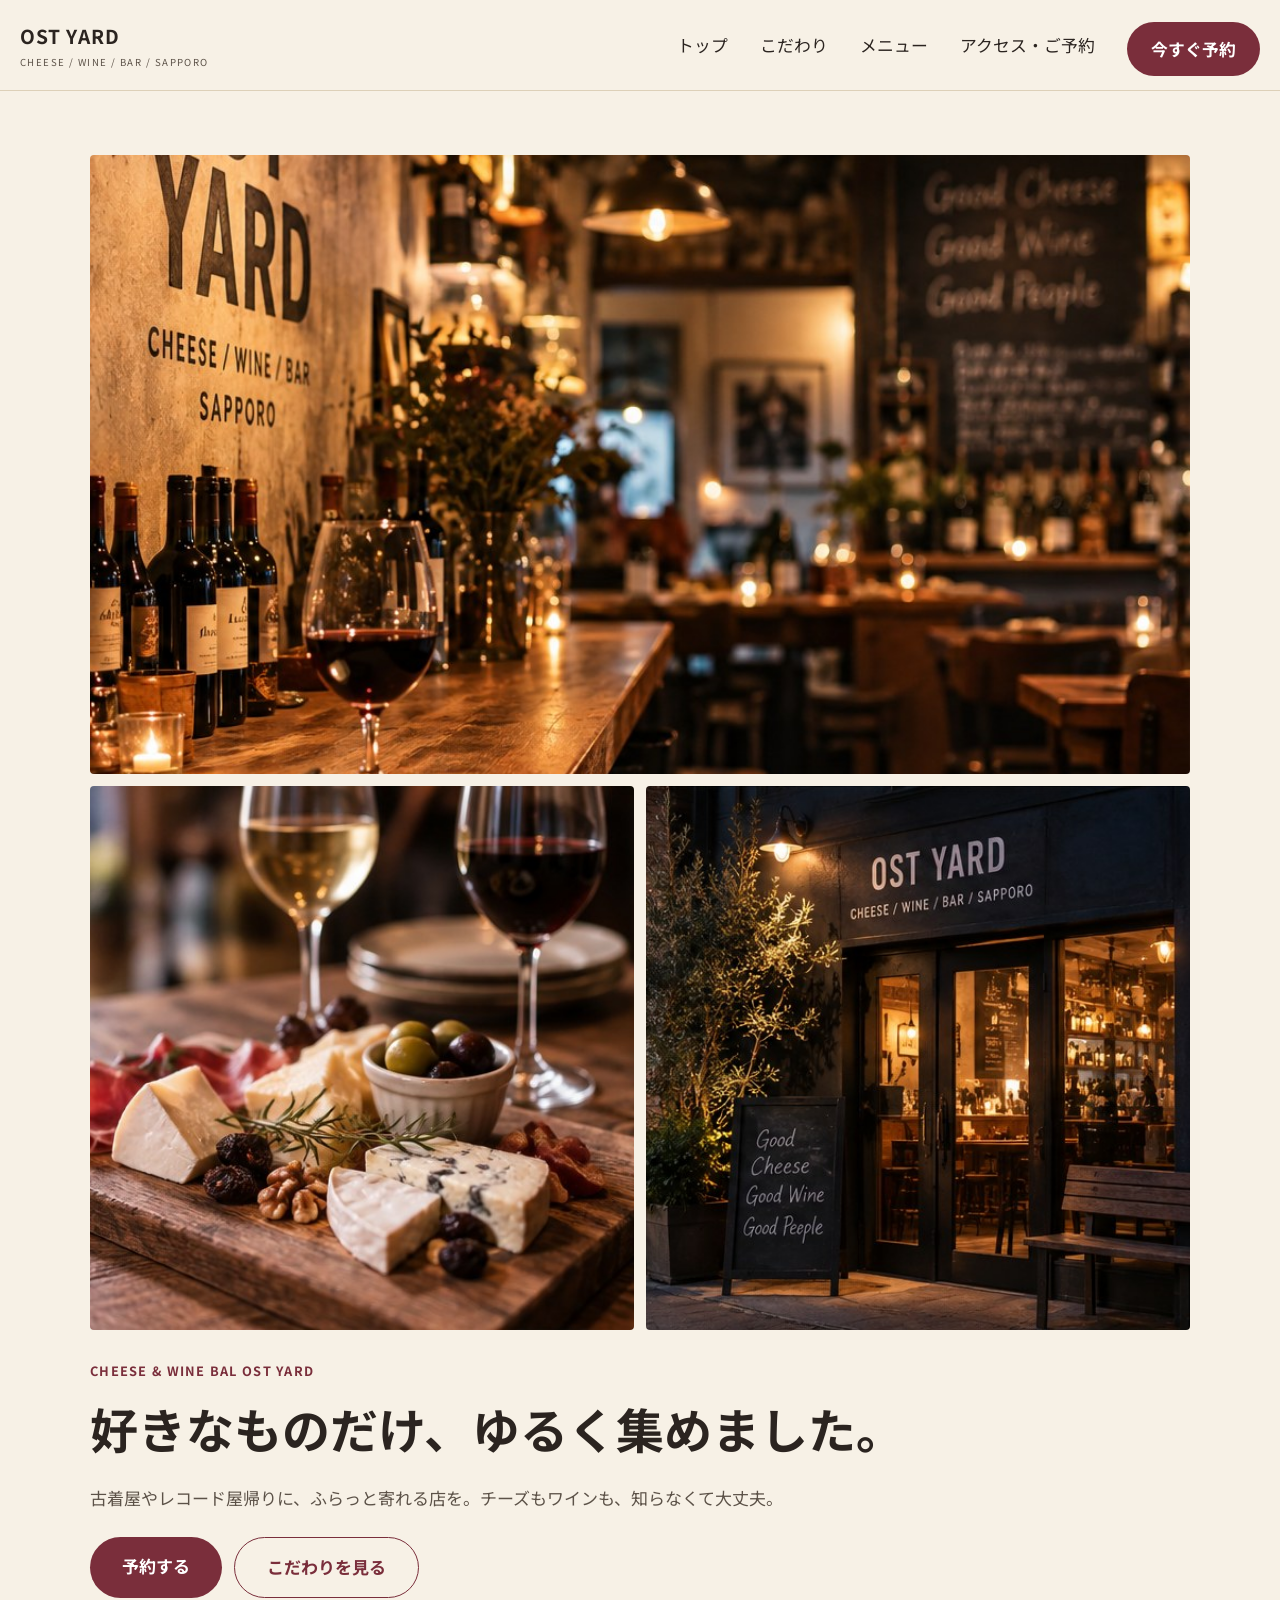
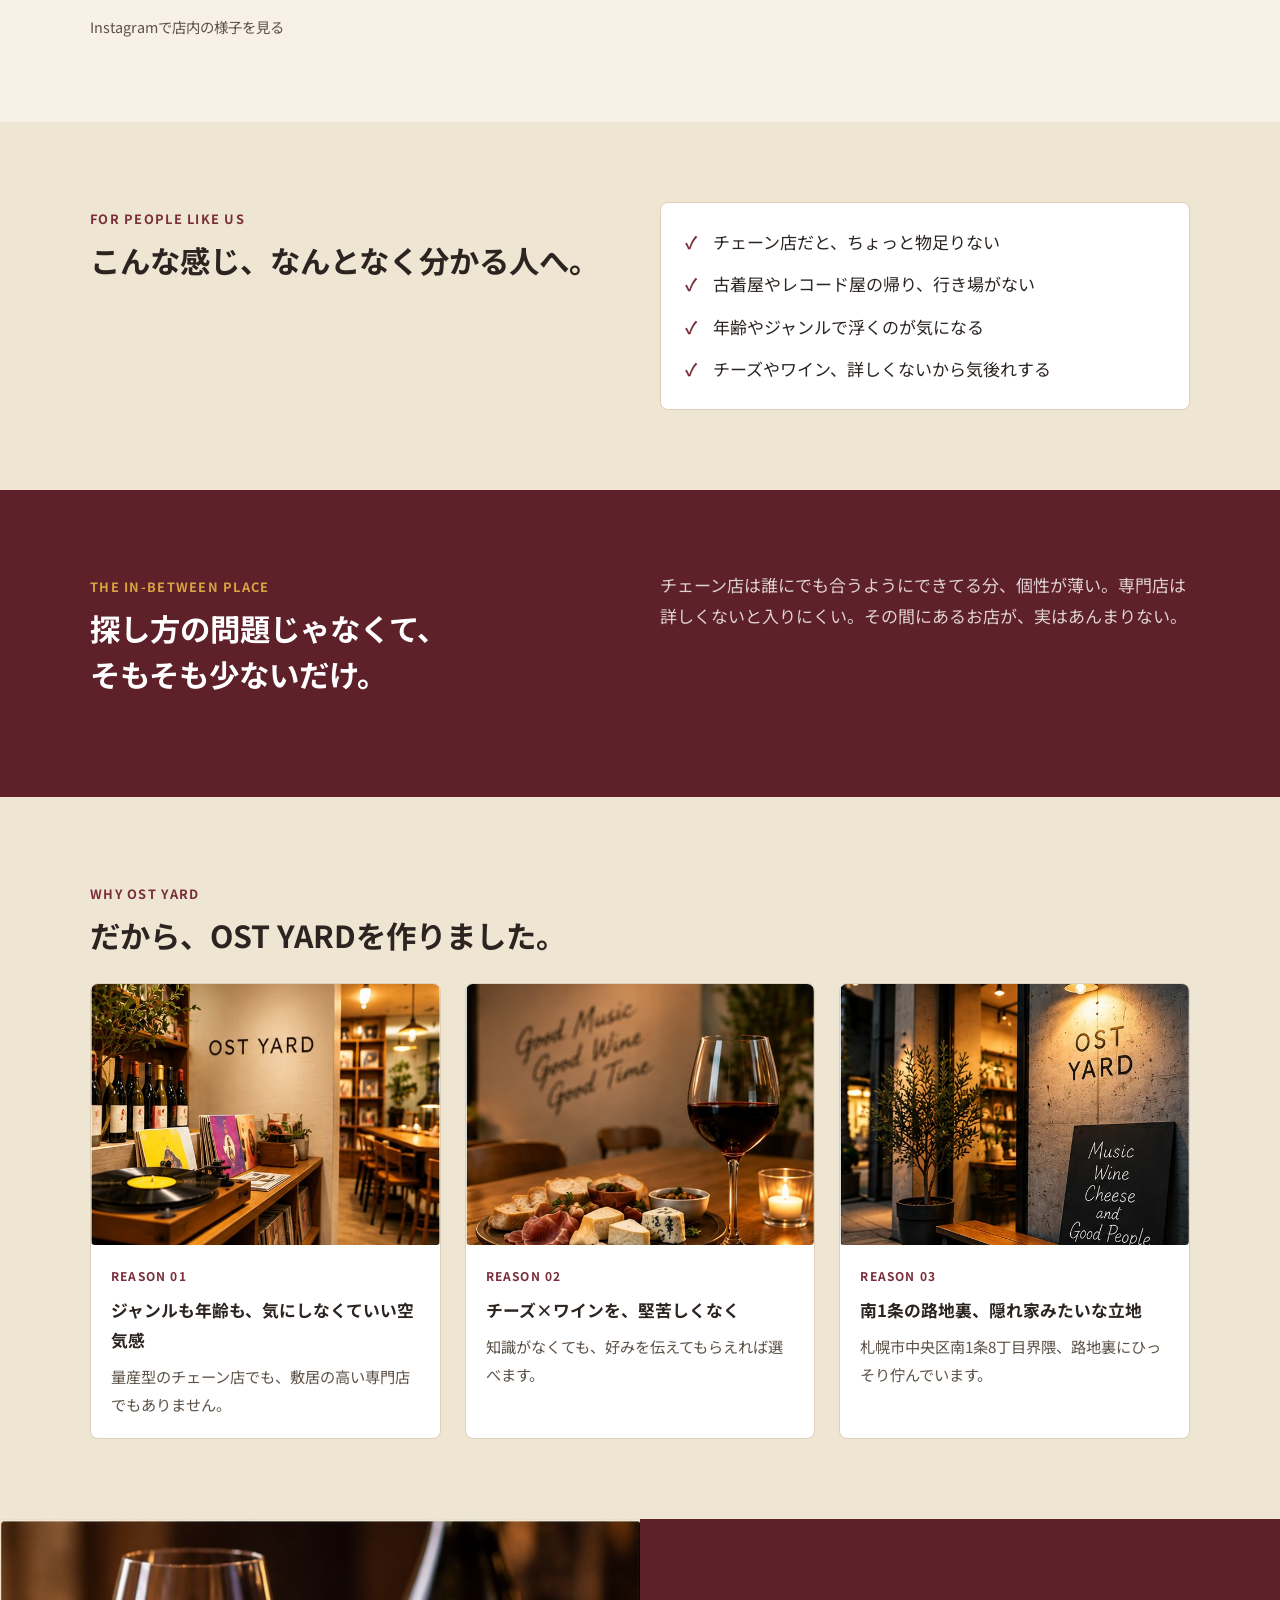
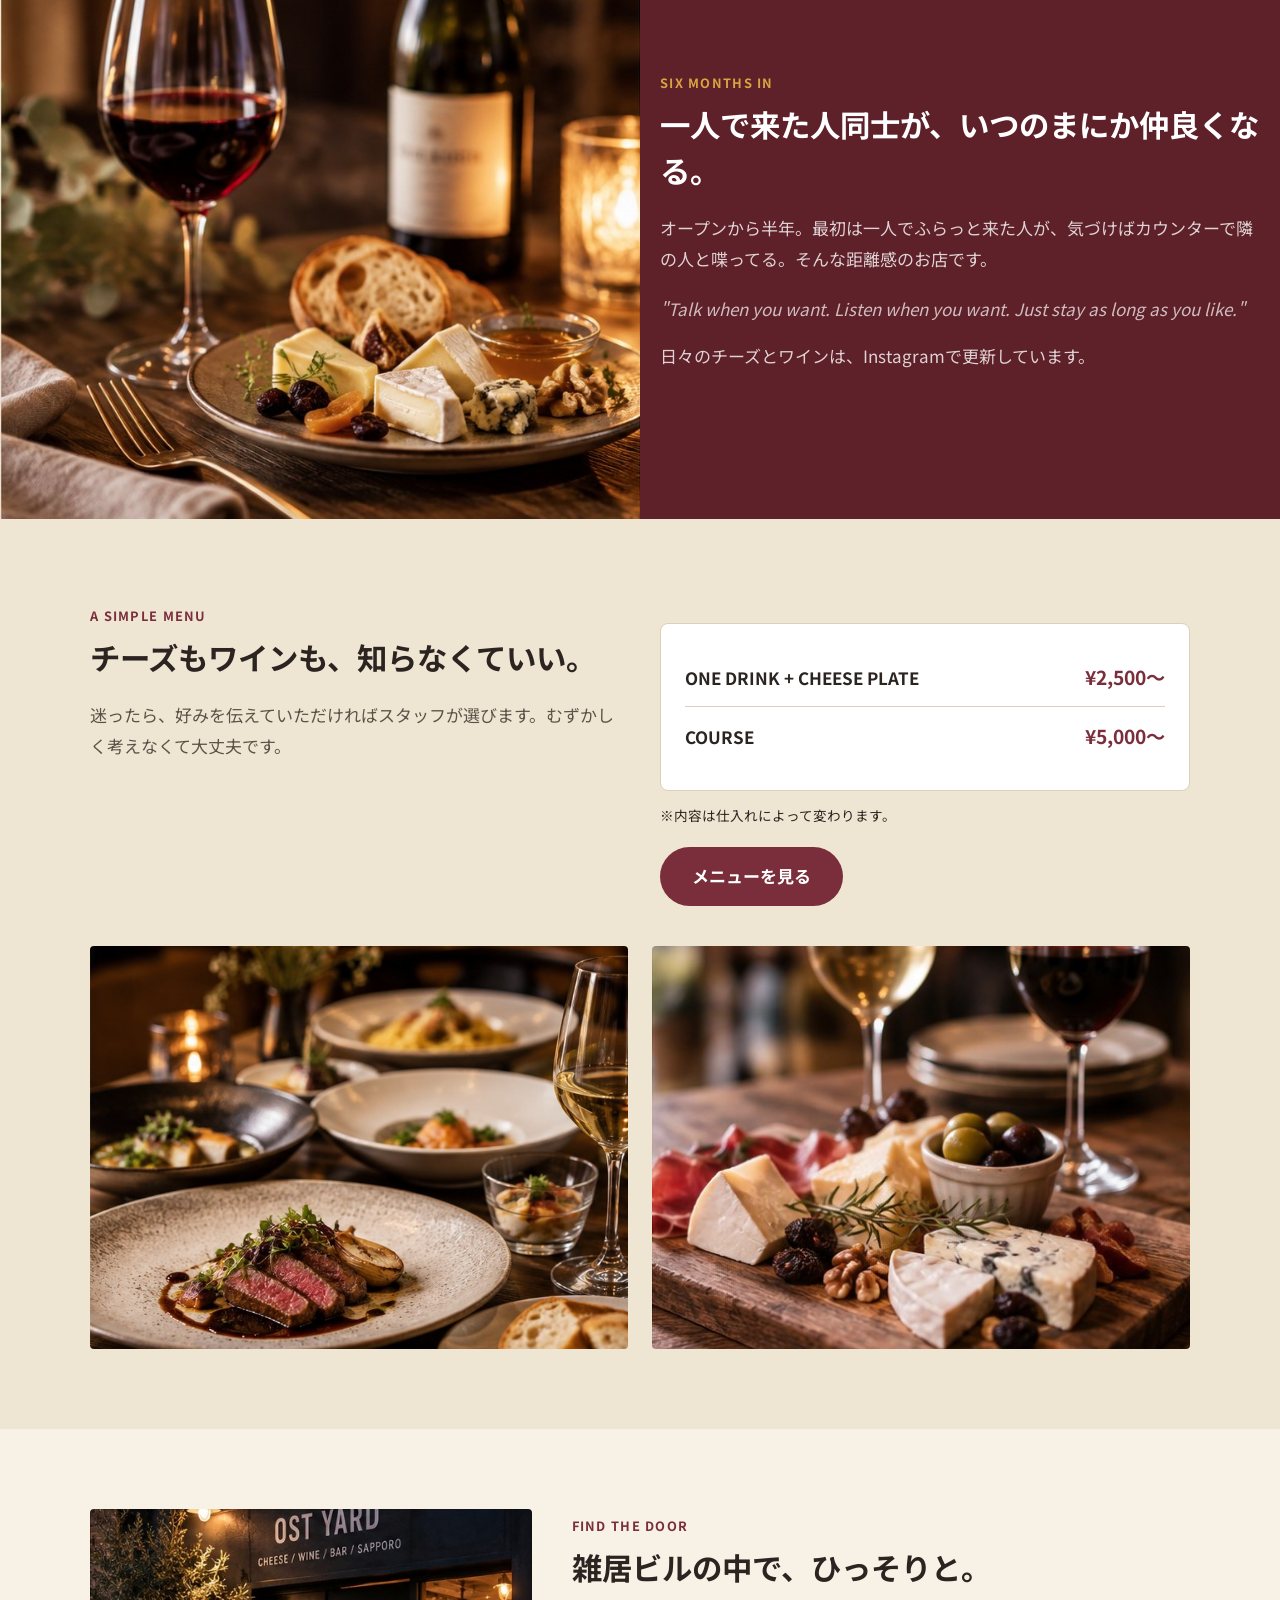
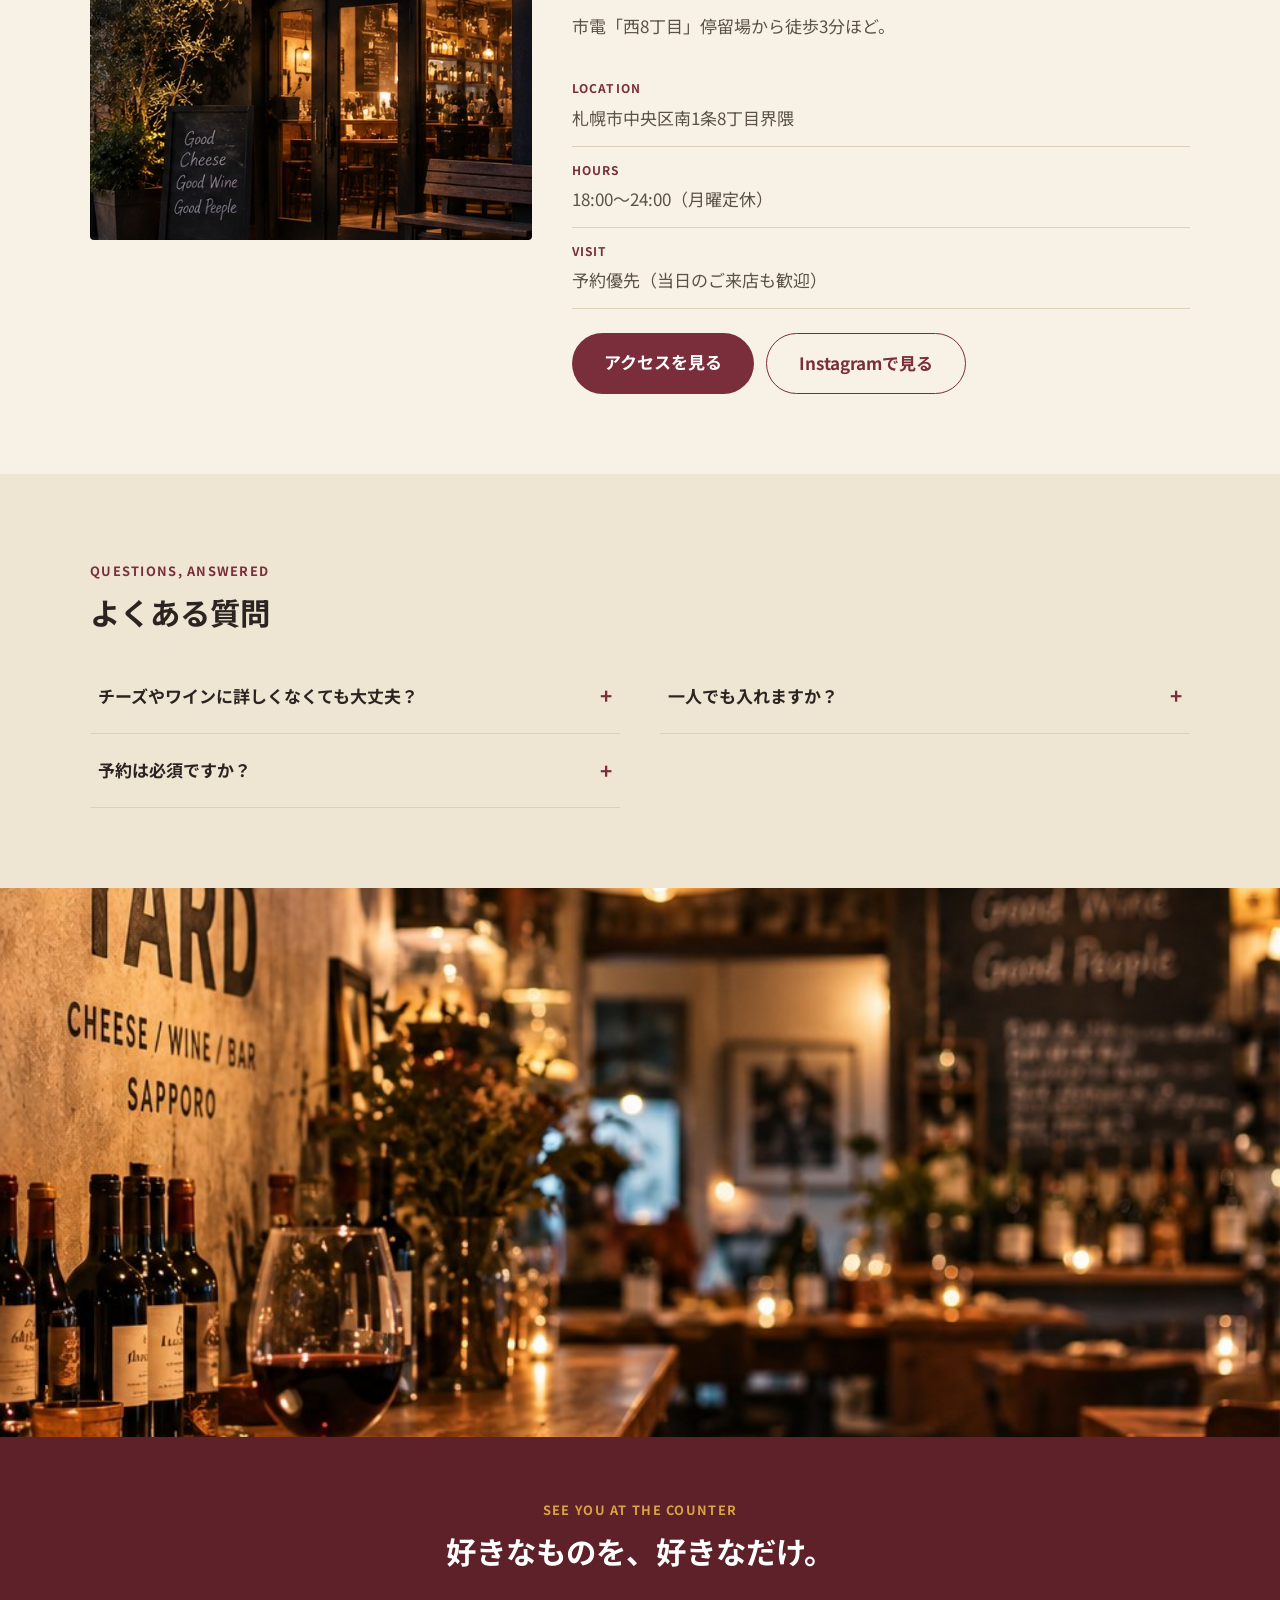
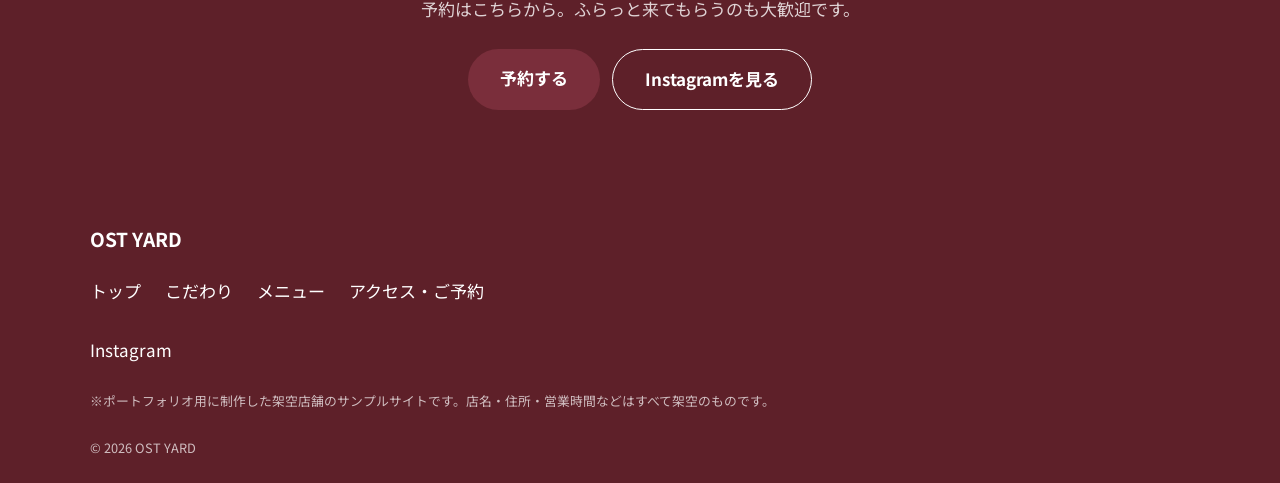
<file: index.html>
<!DOCTYPE html>
<html lang="ja">
<head>
<meta charset="UTF-8">
<meta name="robots" content="noindex">
<meta name="viewport" content="width=device-width, initial-scale=1.0">
<title>OST YARD｜好きなものだけ、ゆるく集めたチーズ×ワインバル</title>
<meta name="description" content="札幌・南1条8丁目界隈。ジャンルも年齢も気にせず、ふらっと寄れるチーズ×ワインバル「OST YARD」の公式サイトです。">
<link rel="preconnect" href="https://fonts.googleapis.com">
<link rel="preconnect" href="https://fonts.gstatic.com" crossorigin>
<link href="https://fonts.googleapis.com/css2?family=Noto+Sans+JP:wght@400;700&display=swap" rel="stylesheet">
<link rel="stylesheet" href="css/style.css">
</head>
<body>

<!-- ヘッダー：ロゴ＋グローバルナビ -->
<header class="site-header">
  <div class="site-header__inner">
    <a href="index.html" class="site-header__logo">OST YARD<span class="site-header__logo-sub">CHEESE / WINE / BAR / SAPPORO</span></a>
    <button class="site-header__nav-toggle" aria-label="メニューを開く" aria-expanded="false" aria-controls="global-nav">
      <span></span><span></span><span></span>
    </button>
    <nav class="site-header__nav" id="global-nav" aria-label="グローバルナビゲーション">
      <ul class="site-header__nav-list">
        <li><a href="index.html">トップ</a></li>
        <li><a href="about.html">こだわり</a></li>
        <li><a href="menu.html">メニュー</a></li>
        <li><a href="access.html">アクセス・ご予約</a></li>
        <li><a href="access.html#reservation" class="site-header__cta">今すぐ予約</a></li>
      </ul>
    </nav>
  </div>
</header>

<main>

  <!-- 1. ファーストビュー -->
  <section class="hero">
    <div class="wrapper">
      <div class="hero__visual">
        <div class="hero__visual-grid">
          <img class="photo hero__visual-main" src="images/counter-wide.jpg" alt="OST YARDの店内、バーカウンターに並ぶワインとグラス">
          <img class="photo hero__visual-sub" src="images/cheese-wine-board.jpg" alt="チーズの盛り合わせとワイングラス">
          <img class="photo hero__visual-sub" src="images/storefront-night.jpg" alt="OST YARDの外観、夜の入口">
        </div>
      </div>
      <p class="eyebrow">CHEESE &amp; WINE BAL OST YARD</p>
      <h1 class="hero__catch">好きなものだけ、ゆるく集めました。</h1>
      <p class="hero__body">古着屋やレコード屋帰りに、ふらっと寄れる店を。チーズもワインも、知らなくて大丈夫。</p>
      <div class="hero__actions">
        <a href="access.html#reservation" class="btn btn--primary">予約する</a>
        <a href="about.html" class="btn btn--secondary">こだわりを見る</a>
      </div>
      <p class="hero__sns"><a href="https://www.instagram.com/" target="_blank" rel="noopener">Instagramで店内の様子を見る</a></p>
    </div>
  </section>

  <!-- 2. 共感 -->
  <section class="section section--alt">
    <div class="wrapper">
      <div class="split-grid">
        <div class="split-grid__main">
          <p class="eyebrow">FOR PEOPLE LIKE US</p>
          <h2 class="section__heading">こんな感じ、なんとなく分かる人へ。</h2>
        </div>
        <div class="split-grid__aside">
          <ul class="check-list check-list--card">
            <li>チェーン店だと、ちょっと物足りない</li>
            <li>古着屋やレコード屋の帰り、行き場がない</li>
            <li>年齢やジャンルで浮くのが気になる</li>
            <li>チーズやワイン、詳しくないから気後れする</li>
          </ul>
        </div>
      </div>
    </div>
  </section>

  <!-- 3. 原因（なぜ今まで見つからなかったか） -->
  <section class="section section--dark">
    <div class="wrapper">
      <div class="split-grid">
        <div class="split-grid__main">
          <p class="eyebrow eyebrow--on-dark">THE IN-BETWEEN PLACE</p>
          <h2 class="section__heading section__heading--on-dark">探し方の問題じゃなくて、<br>そもそも少ないだけ。</h2>
        </div>
        <div class="split-grid__aside">
          <p class="section__lead section__lead--on-dark">チェーン店は誰にでも合うようにできてる分、個性が薄い。専門店は詳しくないと入りにくい。その間にあるお店が、実はあんまりない。</p>
        </div>
      </div>
    </div>
  </section>

  <!-- 4. 解決策の提示＋選ばれる理由 -->
  <section class="section section--alt">
    <div class="wrapper">
      <p class="eyebrow">WHY OST YARD</p>
      <h2 class="section__heading">だから、OST YARDを作りました。</h2>
      <div class="card-grid card-grid--3">
        <div class="card">
          <img class="photo card__image" src="images/records-interior.jpg" alt="レコード棚とターンテーブルのある店内">
          <div class="card__body">
            <p class="card__label">REASON 01</p>
            <p class="card__title">ジャンルも年齢も、気にしなくていい空気感</p>
            <p class="card__text">量産型のチェーン店でも、敷居の高い専門店でもありません。</p>
          </div>
        </div>
        <div class="card">
          <img class="photo card__image" src="images/cheese-plate-wall.jpg" alt="チーズ盛り合わせとワイングラス、壁面のメッセージ">
          <div class="card__body">
            <p class="card__label">REASON 02</p>
            <p class="card__title">チーズ×ワインを、堅苦しくなく</p>
            <p class="card__text">知識がなくても、好みを伝えてもらえれば選べます。</p>
          </div>
        </div>
        <div class="card">
          <img class="photo card__image" src="images/entrance-chalkboard.jpg" alt="OST YARDの入口と黒板メニュー">
          <div class="card__body">
            <p class="card__label">REASON 03</p>
            <p class="card__title">南1条の路地裏、隠れ家みたいな立地</p>
            <p class="card__text">札幌市中央区南1条8丁目界隈、路地裏にひっそり佇んでいます。</p>
          </div>
        </div>
      </div>
    </div>
  </section>

  <!-- 5. お店の雰囲気（実績・お客様の声） -->
  <section class="feature-banner">
    <img class="photo feature-banner__media" src="images/candlelit-cheese-wine.jpg" alt="キャンドルの灯る店内でワインとチーズを楽しむ様子">
    <div class="feature-banner__content">
      <div class="wrapper">
        <p class="eyebrow eyebrow--on-dark">SIX MONTHS IN</p>
        <h2 class="section__heading section__heading--on-dark">一人で来た人同士が、いつのまにか仲良くなる。</h2>
        <p class="section__lead section__lead--on-dark">オープンから半年。最初は一人でふらっと来た人が、気づけばカウンターで隣の人と喋ってる。そんな距離感のお店です。</p>
        <p class="feature-banner__quote">"Talk when you want. Listen when you want. Just stay as long as you like."</p>
        <p class="section__lead section__lead--on-dark" style="margin-top:16px;">日々のチーズとワインは、Instagramで更新しています。</p>
      </div>
    </div>
  </section>

  <!-- 6. メニュー・価格（抜粋） -->
  <section class="section section--alt">
    <div class="wrapper">
      <div class="split-grid">
        <div class="split-grid__main">
          <p class="eyebrow">A SIMPLE MENU</p>
          <h2 class="section__heading">チーズもワインも、知らなくていい。</h2>
          <p class="section__lead">迷ったら、好みを伝えていただければスタッフが選びます。むずかしく考えなくて大丈夫です。</p>
        </div>
        <div class="split-grid__aside">
          <div class="price-box">
            <div class="price-box__item">
              <span class="price-box__name">ONE DRINK + CHEESE PLATE</span>
              <span class="price-box__price">¥2,500〜</span>
            </div>
            <div class="price-box__item">
              <span class="price-box__name">COURSE</span>
              <span class="price-box__price">¥5,000〜</span>
            </div>
          </div>
          <p style="margin-top:12px; font-size:0.85rem;">※内容は仕入れによって変わります。</p>
          <div class="btn-row" style="margin-top:20px;">
            <a href="menu.html" class="btn btn--primary">メニューを見る</a>
          </div>
        </div>
      </div>
      <div class="card-grid card-grid--2" style="margin-top:40px;">
        <img class="photo" src="images/dishes-spread.jpg" alt="肉料理やパスタなど数種のお皿">
        <img class="photo" src="images/cheese-wine-board.jpg" alt="チーズの盛り合わせとワイングラス">
      </div>
    </div>
  </section>

  <!-- 7. アクセス概要 -->
  <section class="section">
    <div class="wrapper">
      <div class="split-grid split-grid--map">
        <img class="photo split-grid__map" src="images/storefront-night.jpg" alt="夜の店構え">
        <div class="split-grid__aside">
          <p class="eyebrow">FIND THE DOOR</p>
          <h2 class="section__heading">雑居ビルの中で、ひっそりと。</h2>
          <p class="section__lead">市電「西8丁目」停留場から徒歩3分ほど。</p>
          <dl class="info-list">
            <div class="info-list__row">
              <dt>LOCATION</dt>
              <dd>札幌市中央区南1条8丁目界隈</dd>
            </div>
            <div class="info-list__row">
              <dt>HOURS</dt>
              <dd>18:00〜24:00（月曜定休）</dd>
            </div>
            <div class="info-list__row">
              <dt>VISIT</dt>
              <dd>予約優先（当日のご来店も歓迎）</dd>
            </div>
          </dl>
          <div class="btn-row" style="margin-top:24px;">
            <a href="access.html" class="btn btn--primary">アクセスを見る</a>
            <a href="https://www.instagram.com/" target="_blank" rel="noopener" class="btn btn--secondary">Instagramで見る</a>
          </div>
        </div>
      </div>
    </div>
  </section>

  <!-- 8. よくある質問 -->
  <section class="section section--alt">
    <div class="wrapper">
      <p class="eyebrow">QUESTIONS, ANSWERED</p>
      <h2 class="section__heading">よくある質問</h2>
      <div class="faq-list faq-list--grid">
        <details class="faq-item">
          <summary>チーズやワインに詳しくなくても大丈夫？</summary>
          <p class="faq-item__answer">大丈夫です。好みを伝えていただければ、こちらで選びます。</p>
        </details>
        <details class="faq-item">
          <summary>一人でも入れますか？</summary>
          <p class="faq-item__answer">一人のお客様も多くいらっしゃいます。</p>
        </details>
        <details class="faq-item">
          <summary>予約は必須ですか？</summary>
          <p class="faq-item__answer">予約優先ですが、当日ふらっと来店いただいても大丈夫です。</p>
        </details>
      </div>
    </div>
  </section>

  <!-- 9. クロージング -->
  <section class="feature-banner feature-banner--closing">
    <img class="photo feature-banner__media" src="images/counter-wide.jpg" alt="OST YARDの店内、バーカウンターの様子">
    <div class="feature-banner__content">
      <div class="wrapper">
        <p class="eyebrow eyebrow--on-dark">SEE YOU AT THE COUNTER</p>
        <h2 class="section__heading section__heading--on-dark">好きなものを、好きなだけ。</h2>
        <p class="section__lead section__lead--on-dark">予約はこちらから。ふらっと来てもらうのも大歓迎です。</p>
        <div class="btn-row" style="justify-content:center; margin-top:24px;">
          <a href="access.html#reservation" class="btn btn--primary">予約する</a>
          <a href="https://www.instagram.com/" target="_blank" rel="noopener" class="btn btn--secondary btn--secondary-on-dark">Instagramを見る</a>
        </div>
      </div>
    </div>
  </section>

</main>

<!-- フッター -->
<footer class="site-footer">
  <div class="wrapper">
    <p class="site-footer__logo">OST YARD</p>
    <nav class="site-footer__nav" aria-label="フッターナビゲーション">
      <a href="index.html">トップ</a>
      <a href="about.html">こだわり</a>
      <a href="menu.html">メニュー</a>
      <a href="access.html">アクセス・ご予約</a>
    </nav>
    <p class="site-footer__sns"><a href="https://www.instagram.com/" target="_blank" rel="noopener">Instagram</a></p>
    <p class="site-footer__copy">※ポートフォリオ用に制作した架空店舗のサンプルサイトです。店名・住所・営業時間などはすべて架空のものです。</p>
    <p class="site-footer__copy">&copy; 2026 OST YARD</p>
  </div>
</footer>

<script src="js/script.js"></script>
</body>
</html>
</file>
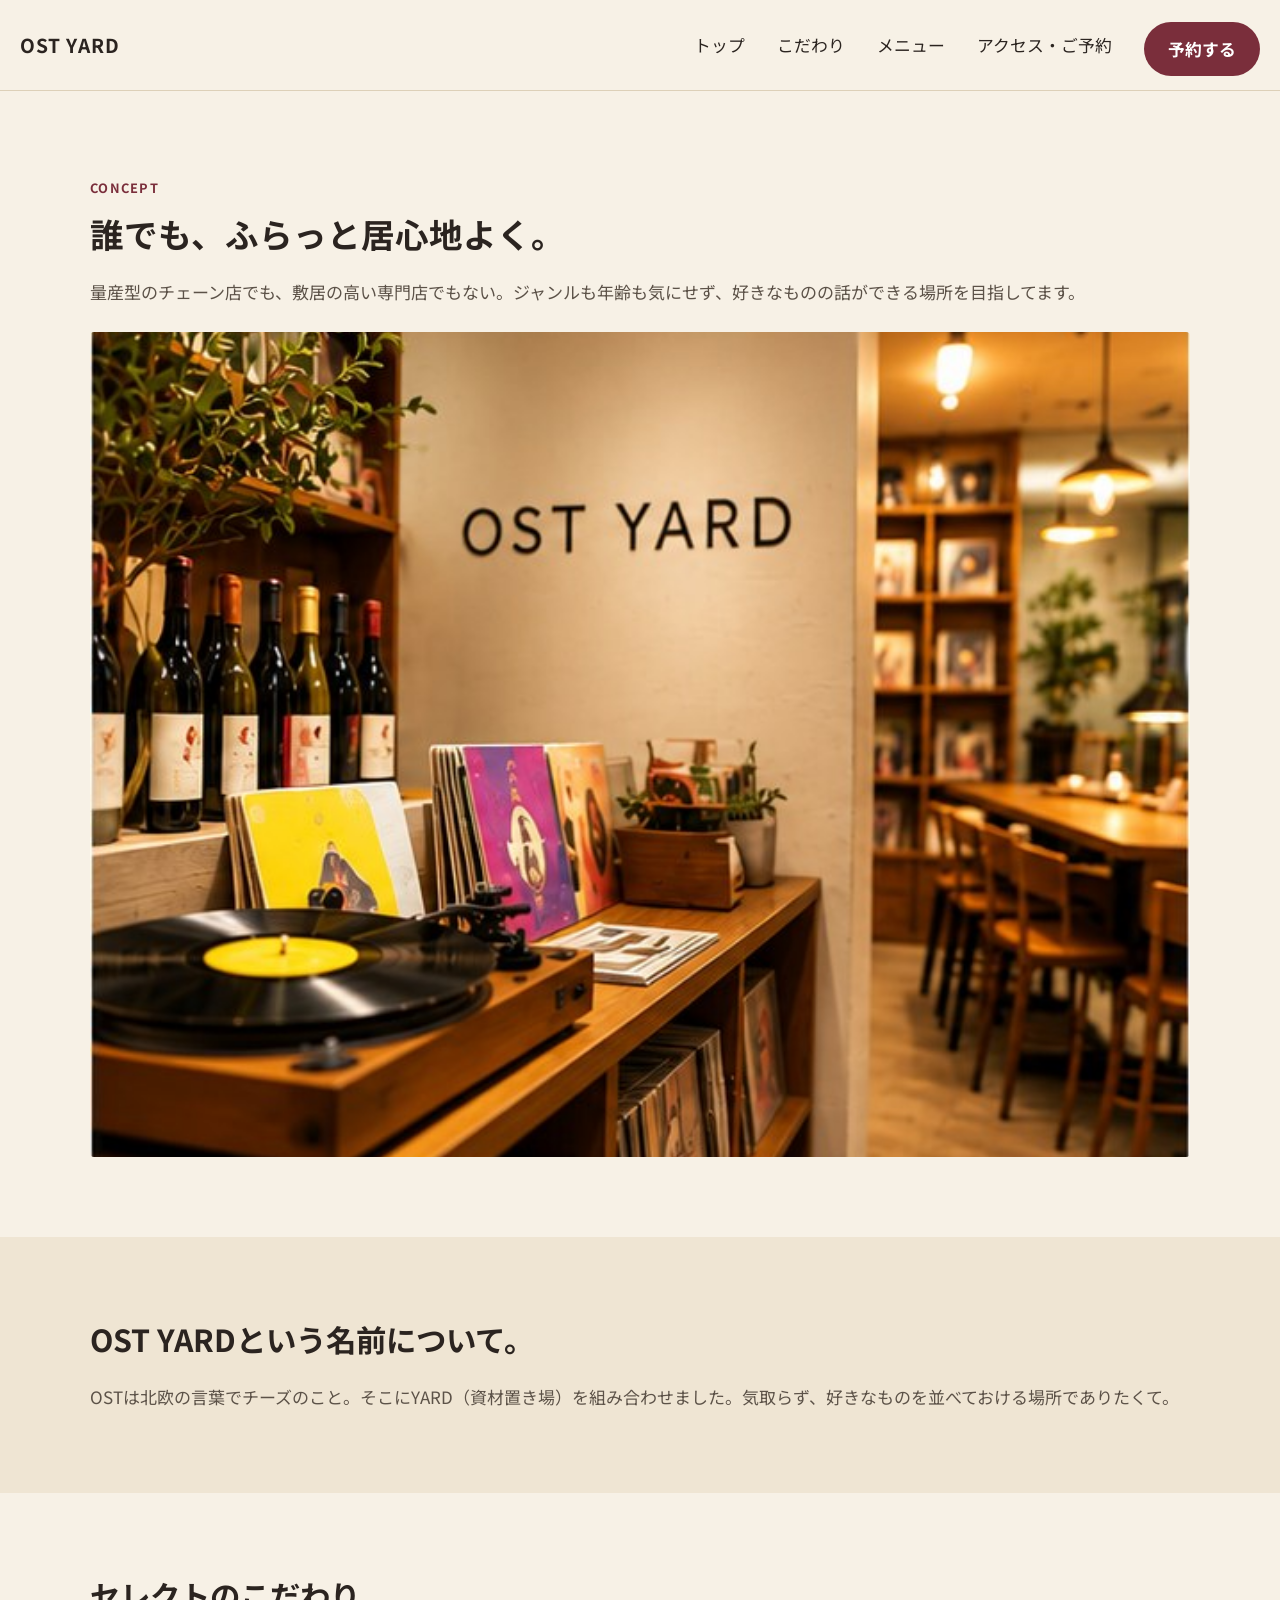
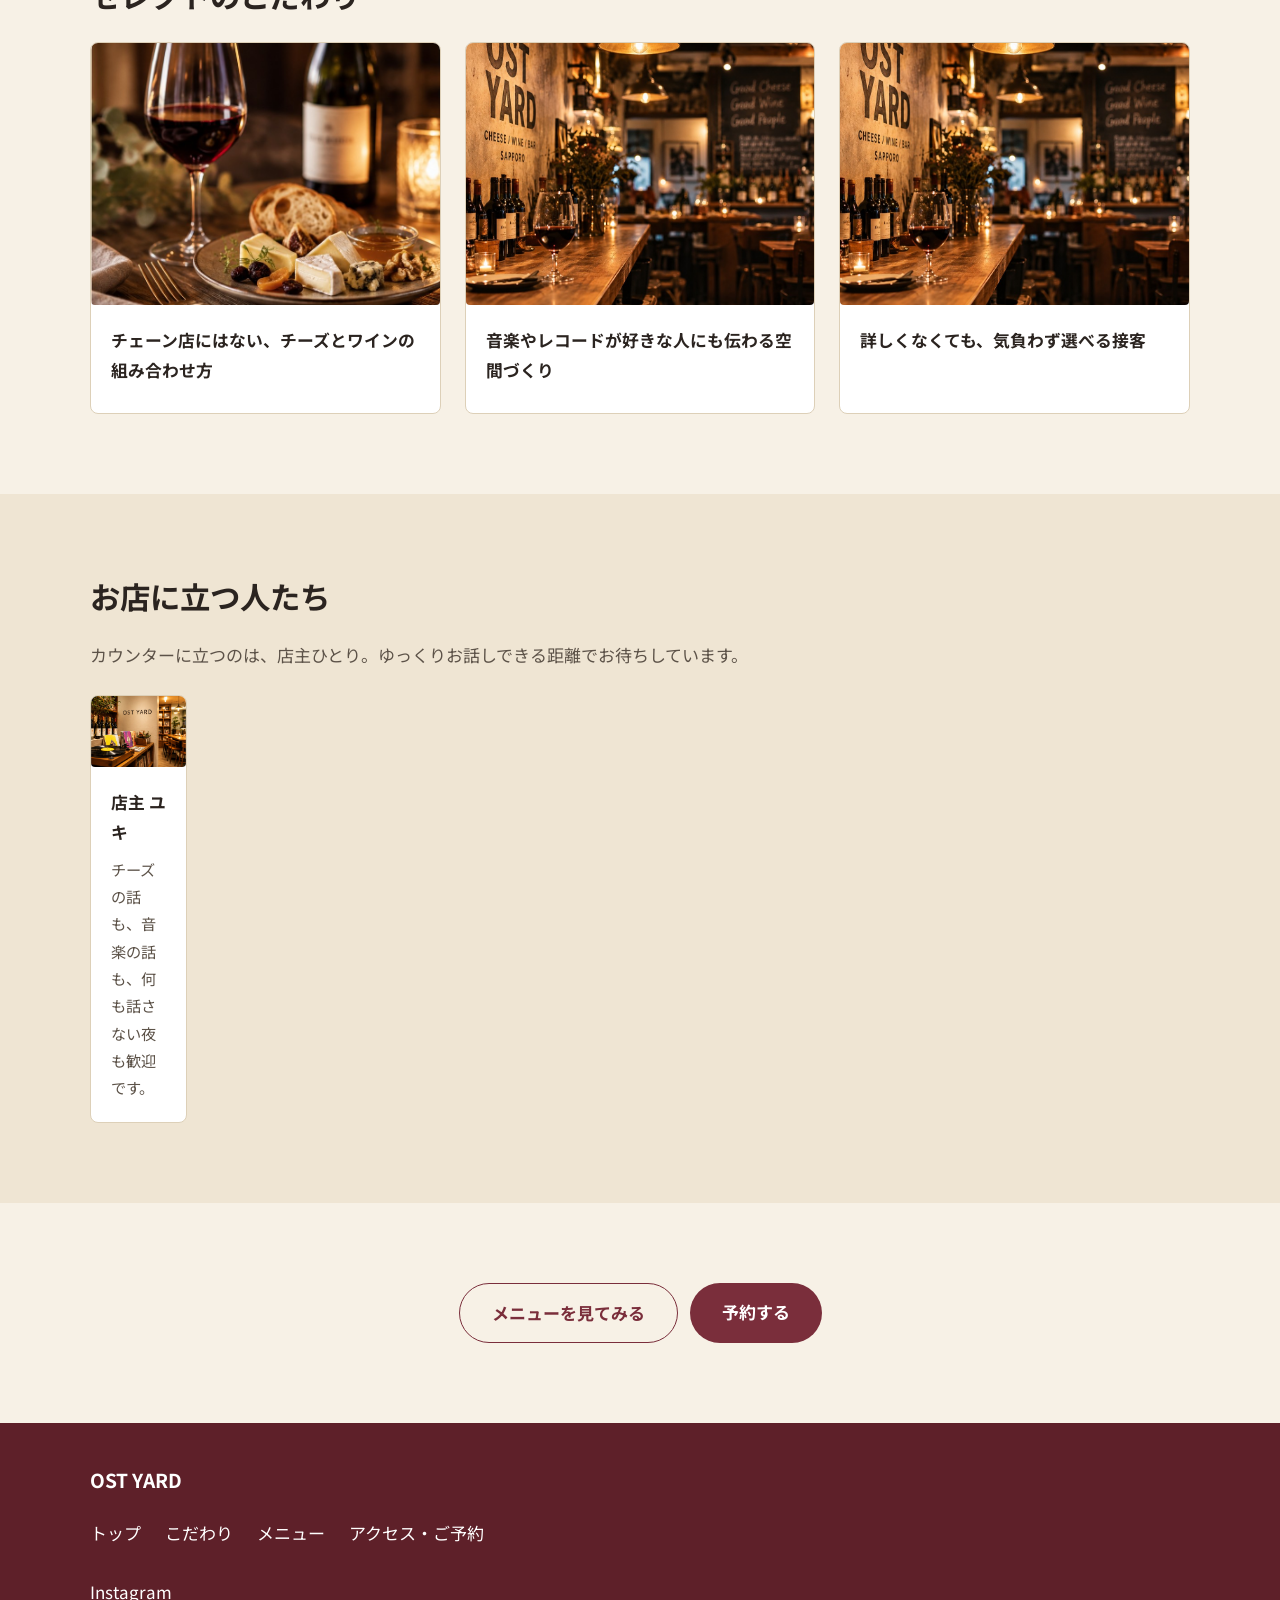
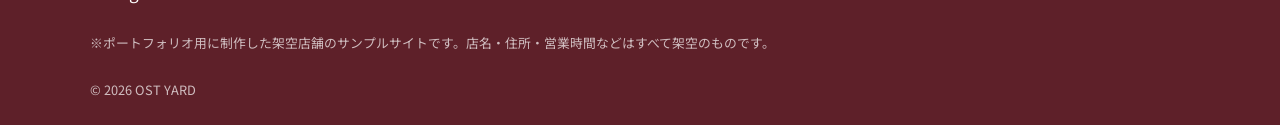
<file: about.html>
<!DOCTYPE html>
<html lang="ja">
<head>
<meta charset="UTF-8">
<meta name="robots" content="noindex">
<meta name="viewport" content="width=device-width, initial-scale=1.0">
<title>こだわり｜OST YARD</title>
<meta name="description" content="OST YARDのコンセプトと、お店の名前に込めた由来、セレクトのこだわりをご紹介します。">
<link rel="preconnect" href="https://fonts.googleapis.com">
<link rel="preconnect" href="https://fonts.gstatic.com" crossorigin>
<link href="https://fonts.googleapis.com/css2?family=Noto+Sans+JP:wght@400;700&display=swap" rel="stylesheet">
<link rel="stylesheet" href="css/style.css">
</head>
<body>

<!-- ヘッダー：ロゴ＋グローバルナビ -->
<header class="site-header">
  <div class="site-header__inner">
    <a href="index.html" class="site-header__logo">OST YARD</a>
    <button class="site-header__nav-toggle" aria-label="メニューを開く" aria-expanded="false" aria-controls="global-nav">
      <span></span><span></span><span></span>
    </button>
    <nav class="site-header__nav" id="global-nav" aria-label="グローバルナビゲーション">
      <ul class="site-header__nav-list">
        <li><a href="index.html">トップ</a></li>
        <li><a href="about.html">こだわり</a></li>
        <li><a href="menu.html">メニュー</a></li>
        <li><a href="access.html">アクセス・ご予約</a></li>
        <li><a href="access.html#reservation" class="site-header__cta">予約する</a></li>
      </ul>
    </nav>
  </div>
</header>

<main>

  <!-- 1. ページ冒頭（コンセプト提示） -->
  <section class="section page-intro">
    <div class="wrapper">
      <p class="eyebrow">CONCEPT</p>
      <h1 class="page-intro__catch">誰でも、ふらっと居心地よく。</h1>
      <p class="section__lead">量産型のチェーン店でも、敷居の高い専門店でもない。ジャンルも年齢も気にせず、好きなものの話ができる場所を目指してます。</p>
      <img class="photo" src="images/records-interior.jpg" alt="レコード棚とターンテーブルのある店内" style="margin-top:24px;">
    </div>
  </section>

  <!-- 2. 名前の由来 -->
  <section class="section section--alt">
    <div class="wrapper">
      <h2 class="section__heading">OST YARDという名前について。</h2>
      <p class="section__lead">OSTは北欧の言葉でチーズのこと。そこにYARD（資材置き場）を組み合わせました。気取らず、好きなものを並べておける場所でありたくて。</p>
    </div>
  </section>

  <!-- 3. こだわりのポイント（3つ） -->
  <section class="section">
    <div class="wrapper">
      <h2 class="section__heading">セレクトのこだわり</h2>
      <div class="card-grid card-grid--3">
        <div class="card">
          <img class="photo card__image" src="images/candlelit-cheese-wine.jpg" alt="キャンドルの灯る店内でのチーズとワイン">
          <div class="card__body">
            <p class="card__title">チェーン店にはない、チーズとワインの組み合わせ方</p>
          </div>
        </div>
        <div class="card">
          <img class="photo card__image" src="images/counter-wide.jpg" alt="OST YARDの店内、バーカウンターの様子">
          <div class="card__body">
            <p class="card__title">音楽やレコードが好きな人にも伝わる空間づくり</p>
          </div>
        </div>
        <div class="card">
          <img class="card__image photo" src="images/counter-wide.jpg" alt="カウンター席の様子">
          <div class="card__body">
            <p class="card__title">詳しくなくても、気負わず選べる接客</p>
          </div>
        </div>
      </div>
    </div>
  </section>

  <!-- 4. お店に立つ人たち -->
  <section class="section section--alt">
    <div class="wrapper">
      <h2 class="section__heading">お店に立つ人たち</h2>
      <p class="section__lead">カウンターに立つのは、店主ひとり。ゆっくりお話しできる距離でお待ちしています。</p>
      <div class="card-grid card-grid--3" style="max-width:340px;">
        <div class="card">
          <img class="card__image photo" src="images/records-interior.jpg" alt="レコードが並ぶ店内">
          <div class="card__body">
            <p class="card__title">店主 ユキ</p>
            <p class="card__text">チーズの話も、音楽の話も、何も話さない夜も歓迎です。</p>
          </div>
        </div>
      </div>
    </div>
  </section>

  <!-- 5. CTA -->
  <section class="section closing">
    <div class="wrapper">
      <div class="btn-row" style="justify-content:center;">
        <a href="menu.html" class="btn btn--secondary">メニューを見てみる</a>
        <a href="access.html#reservation" class="btn btn--primary">予約する</a>
      </div>
    </div>
  </section>

</main>

<!-- フッター -->
<footer class="site-footer">
  <div class="wrapper">
    <p class="site-footer__logo">OST YARD</p>
    <nav class="site-footer__nav" aria-label="フッターナビゲーション">
      <a href="index.html">トップ</a>
      <a href="about.html">こだわり</a>
      <a href="menu.html">メニュー</a>
      <a href="access.html">アクセス・ご予約</a>
    </nav>
    <p class="site-footer__sns"><a href="https://www.instagram.com/" target="_blank" rel="noopener">Instagram</a></p>
    <p class="site-footer__copy">※ポートフォリオ用に制作した架空店舗のサンプルサイトです。店名・住所・営業時間などはすべて架空のものです。</p>
    <p class="site-footer__copy">&copy; 2026 OST YARD</p>
  </div>
</footer>

<script src="js/script.js"></script>
</body>
</html>
</file>
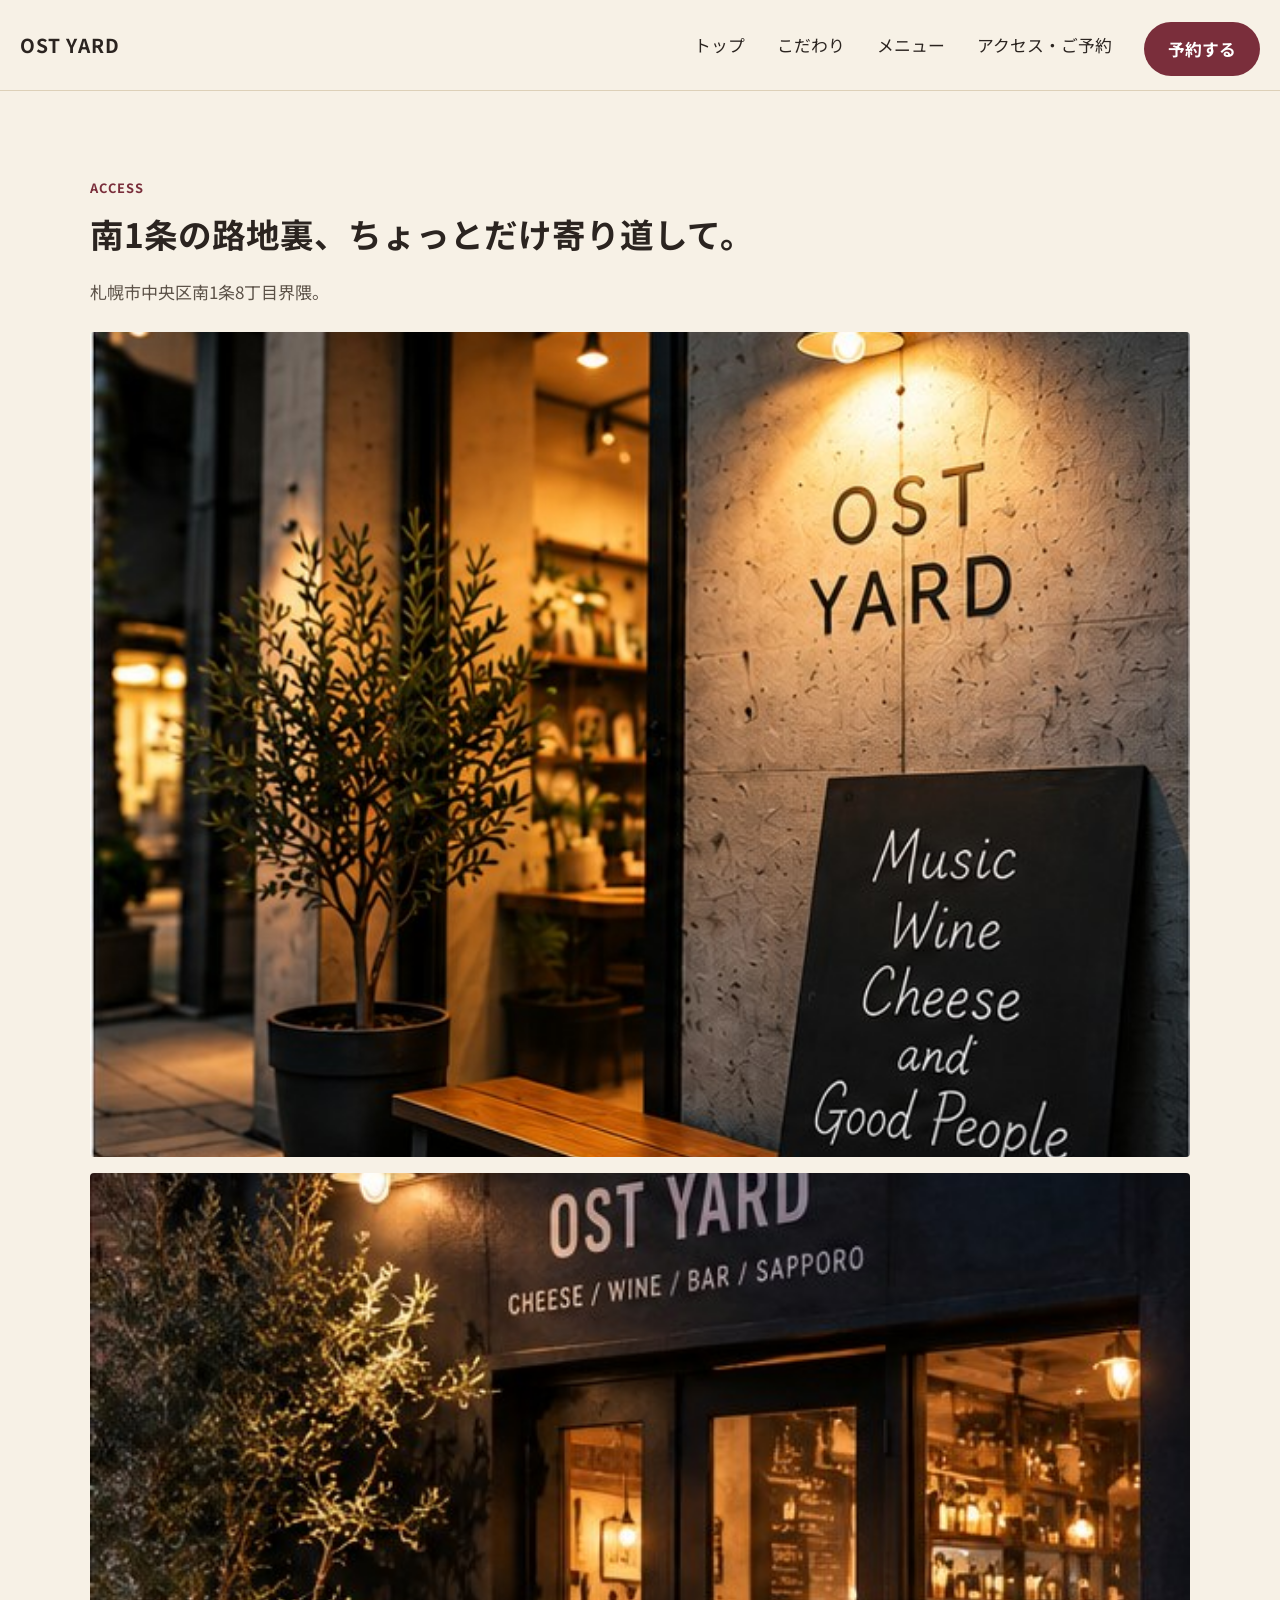
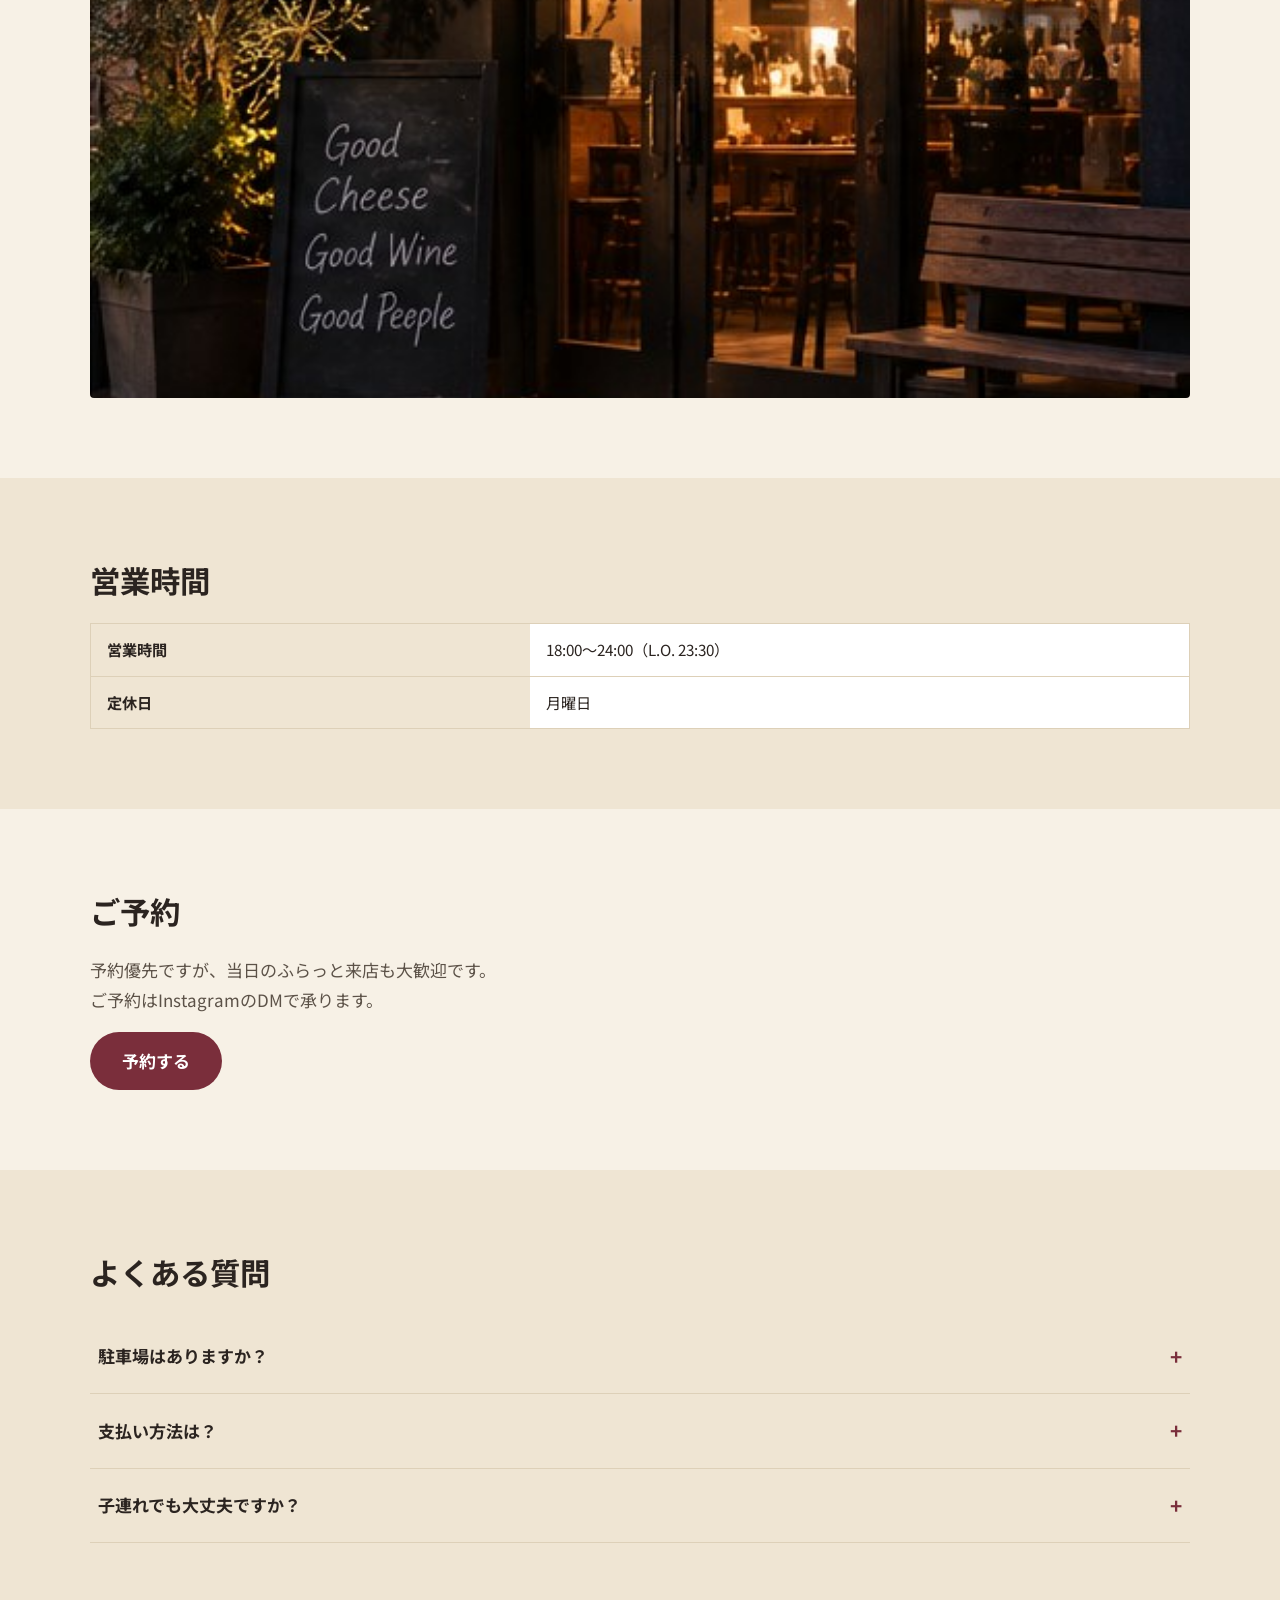
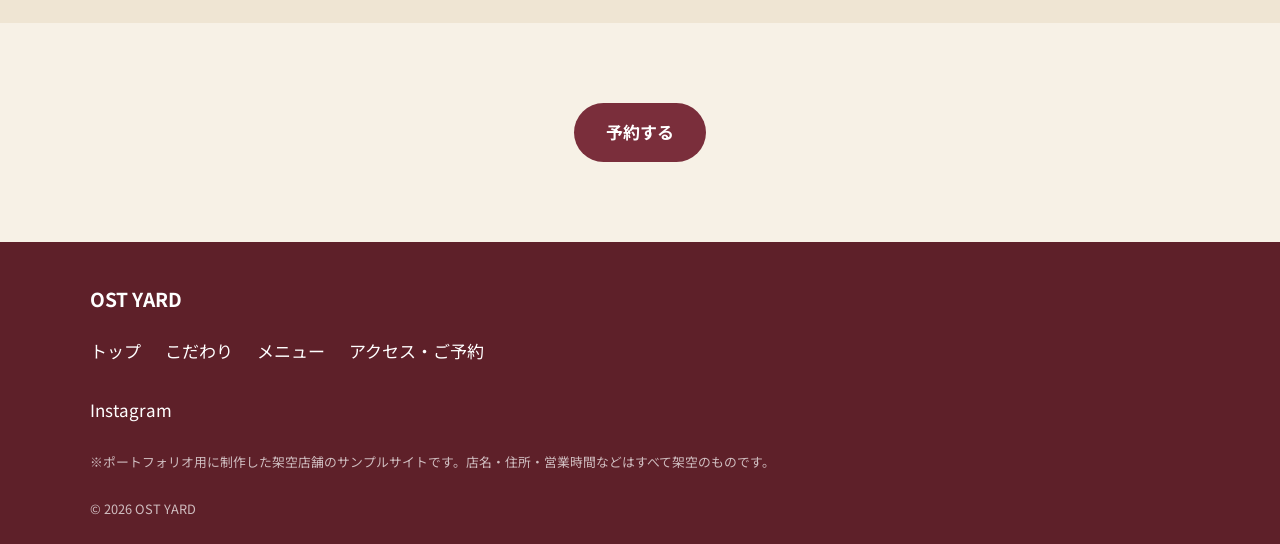
<file: access.html>
<!DOCTYPE html>
<html lang="ja">
<head>
<meta charset="UTF-8">
<meta name="robots" content="noindex">
<meta name="viewport" content="width=device-width, initial-scale=1.0">
<title>アクセス・ご予約｜OST YARD</title>
<meta name="description" content="OST YARDへのアクセス、営業時間、ご予約方法のご案内です。">
<link rel="preconnect" href="https://fonts.googleapis.com">
<link rel="preconnect" href="https://fonts.gstatic.com" crossorigin>
<link href="https://fonts.googleapis.com/css2?family=Noto+Sans+JP:wght@400;700&display=swap" rel="stylesheet">
<link rel="stylesheet" href="css/style.css">
</head>
<body>

<!-- ヘッダー：ロゴ＋グローバルナビ -->
<header class="site-header">
  <div class="site-header__inner">
    <a href="index.html" class="site-header__logo">OST YARD</a>
    <button class="site-header__nav-toggle" aria-label="メニューを開く" aria-expanded="false" aria-controls="global-nav">
      <span></span><span></span><span></span>
    </button>
    <nav class="site-header__nav" id="global-nav" aria-label="グローバルナビゲーション">
      <ul class="site-header__nav-list">
        <li><a href="index.html">トップ</a></li>
        <li><a href="about.html">こだわり</a></li>
        <li><a href="menu.html">メニュー</a></li>
        <li><a href="access.html">アクセス・ご予約</a></li>
        <li><a href="access.html#reservation" class="site-header__cta">予約する</a></li>
      </ul>
    </nav>
  </div>
</header>

<main>

  <!-- 1. ページ冒頭 -->
  <section class="section page-intro">
    <div class="wrapper">
      <p class="eyebrow">ACCESS</p>
      <h1 class="page-intro__catch">南1条の路地裏、ちょっとだけ寄り道して。</h1>
      <p class="section__lead">札幌市中央区南1条8丁目界隈。</p>
      <img class="photo" src="images/entrance-chalkboard.jpg" alt="OST YARDの入口と黒板メニュー" style="margin-top:24px;">
      <img class="photo" src="images/storefront-night.jpg" alt="夜の店構え" style="margin-top:16px;">
    </div>
  </section>

  <!-- 2. 営業時間・定休日 -->
  <section class="section section--alt">
    <div class="wrapper">
      <h2 class="section__heading">営業時間</h2>
      <table class="hours-table">
        <tbody>
          <tr>
            <th scope="row">営業時間</th>
            <td>18:00〜24:00（L.O. 23:30）</td>
          </tr>
          <tr>
            <th scope="row">定休日</th>
            <td>月曜日</td>
          </tr>
        </tbody>
      </table>
    </div>
  </section>

  <!-- 3. ご予約 -->
  <section class="section" id="reservation">
    <div class="wrapper">
      <h2 class="section__heading">ご予約</h2>
      <p class="section__lead">予約優先ですが、当日のふらっと来店も大歓迎です。</p>
      <p class="section__lead">ご予約はInstagramのDMで承ります。</p>
      <div class="btn-row" style="margin-top:16px;">
        <a href="#reservation" class="btn btn--primary">予約する</a>
      </div>
    </div>
  </section>

  <!-- 4. よくある質問（アクセス関連） -->
  <section class="section section--alt">
    <div class="wrapper">
      <h2 class="section__heading">よくある質問</h2>
      <div class="faq-list">
        <details class="faq-item">
          <summary>駐車場はありますか？</summary>
          <p class="faq-item__answer">専用駐車場はありません。近くのコインパーキングをご利用ください。</p>
        </details>
        <details class="faq-item">
          <summary>支払い方法は？</summary>
          <p class="faq-item__answer">現金、クレジットカード、交通系ICがご利用いただけます。</p>
        </details>
        <details class="faq-item">
          <summary>子連れでも大丈夫ですか？</summary>
          <p class="faq-item__answer">お酒が中心のお店ですが、早い時間であれば大丈夫です。ご予約のときにお知らせください。</p>
        </details>
      </div>
    </div>
  </section>

  <!-- 5. CTA -->
  <section class="section closing">
    <div class="wrapper">
      <div class="btn-row" style="justify-content:center;">
        <a href="#reservation" class="btn btn--primary">予約する</a>
      </div>
    </div>
  </section>

</main>

<!-- フッター -->
<footer class="site-footer">
  <div class="wrapper">
    <p class="site-footer__logo">OST YARD</p>
    <nav class="site-footer__nav" aria-label="フッターナビゲーション">
      <a href="index.html">トップ</a>
      <a href="about.html">こだわり</a>
      <a href="menu.html">メニュー</a>
      <a href="access.html">アクセス・ご予約</a>
    </nav>
    <p class="site-footer__sns"><a href="https://www.instagram.com/" target="_blank" rel="noopener">Instagram</a></p>
    <p class="site-footer__copy">※ポートフォリオ用に制作した架空店舗のサンプルサイトです。店名・住所・営業時間などはすべて架空のものです。</p>
    <p class="site-footer__copy">&copy; 2026 OST YARD</p>
  </div>
</footer>

<script src="js/script.js"></script>
</body>
</html>
</file>
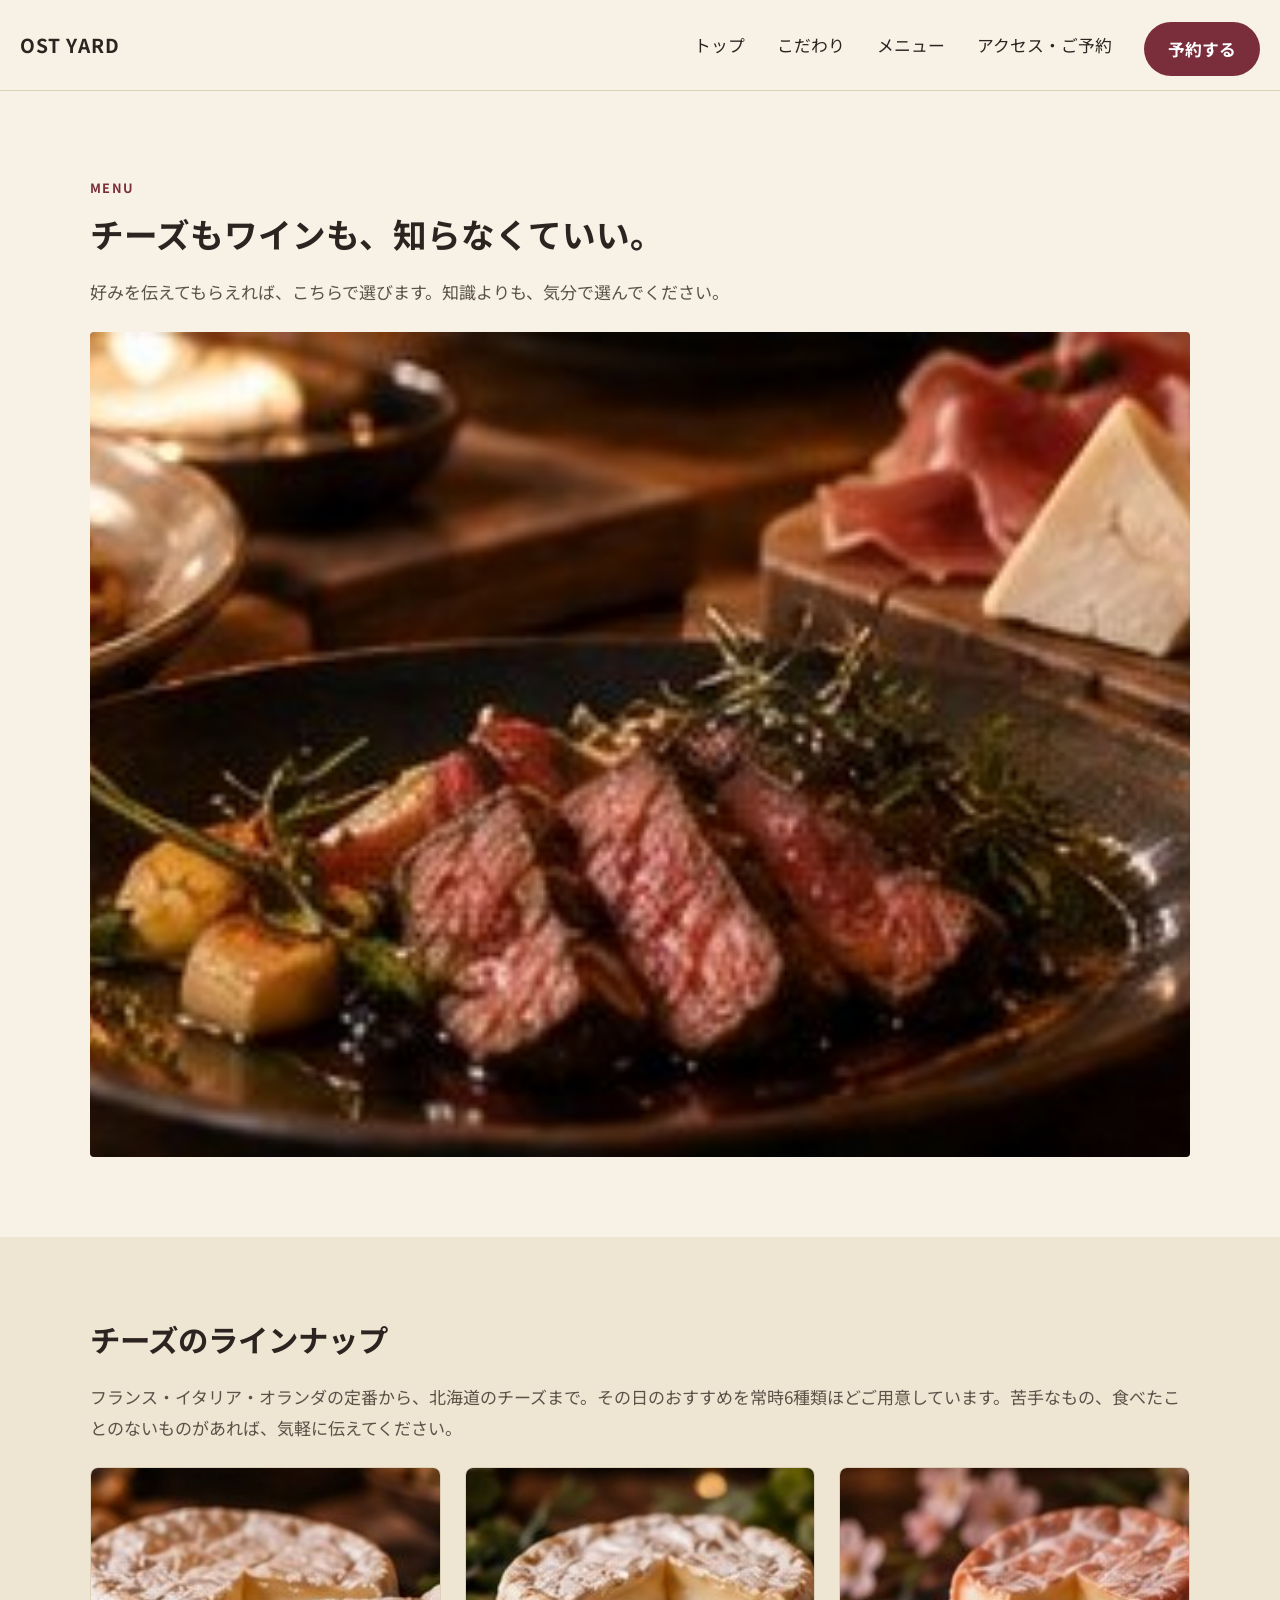
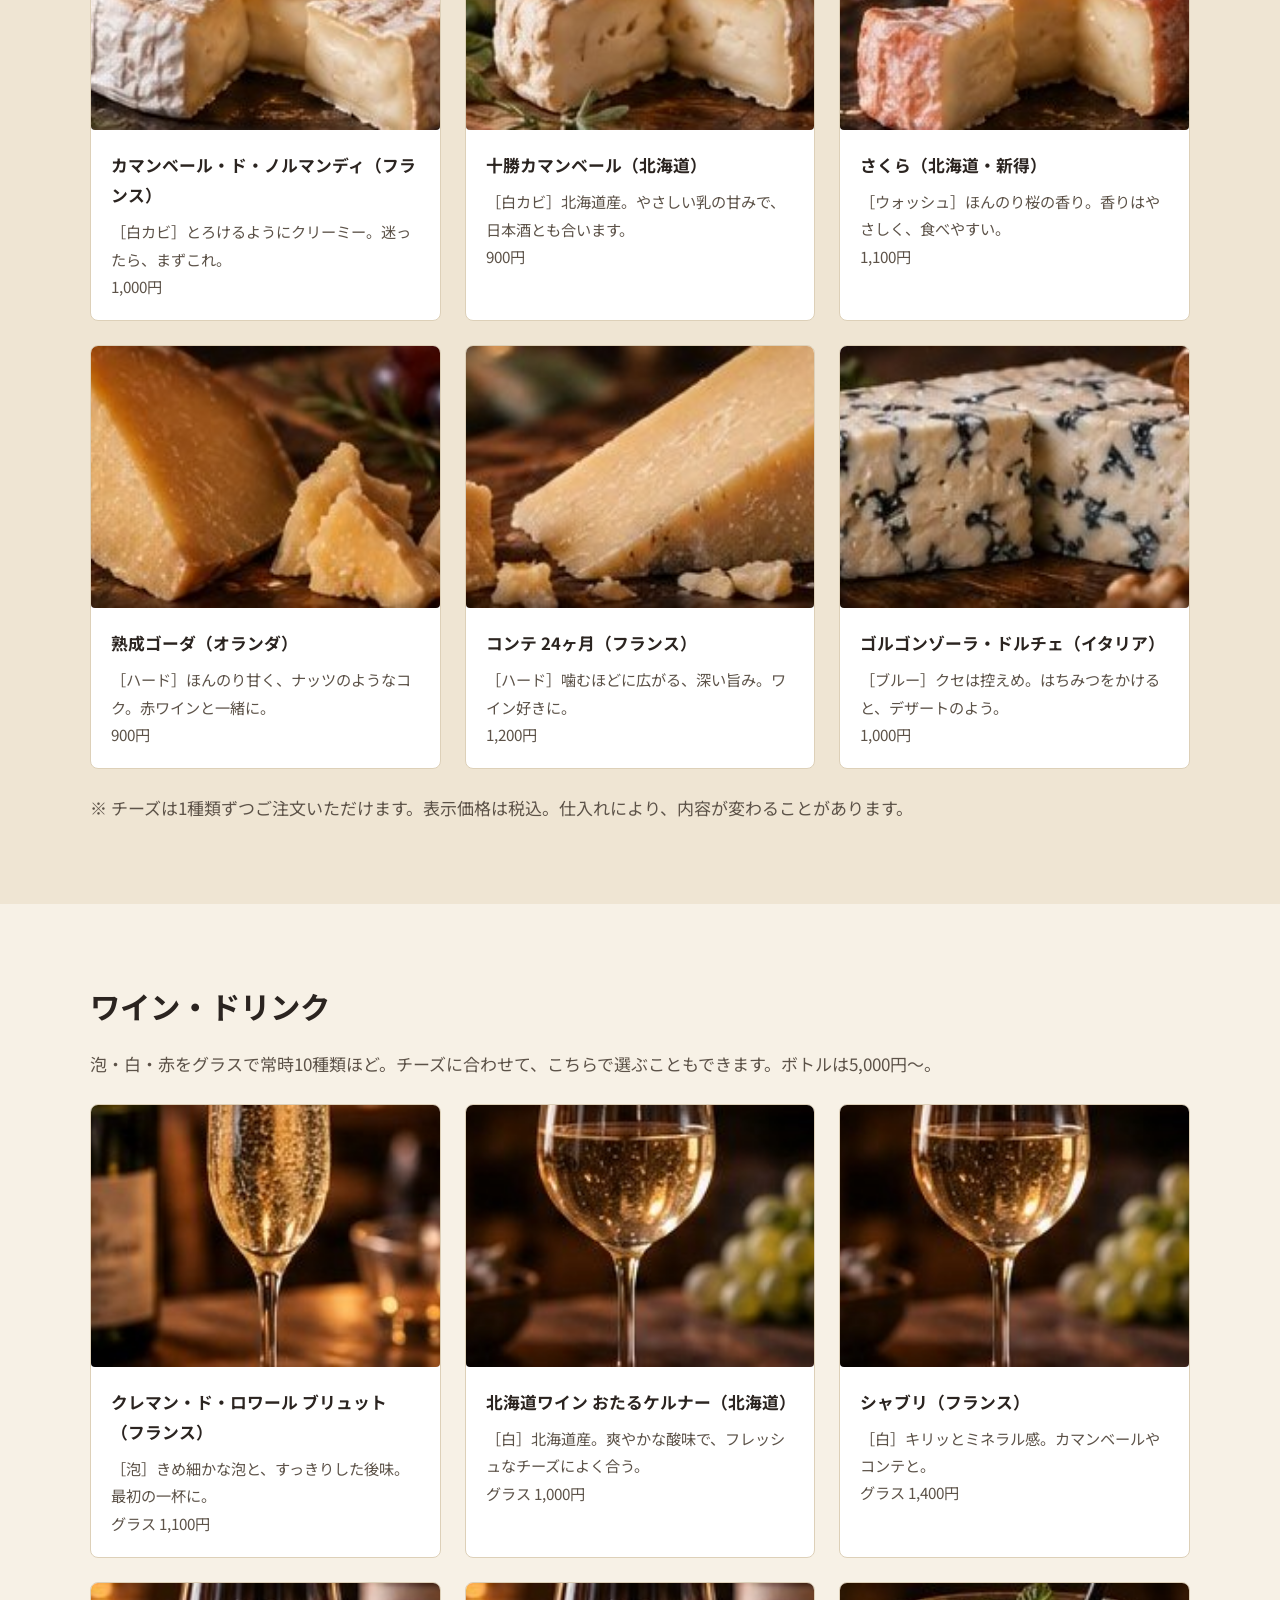
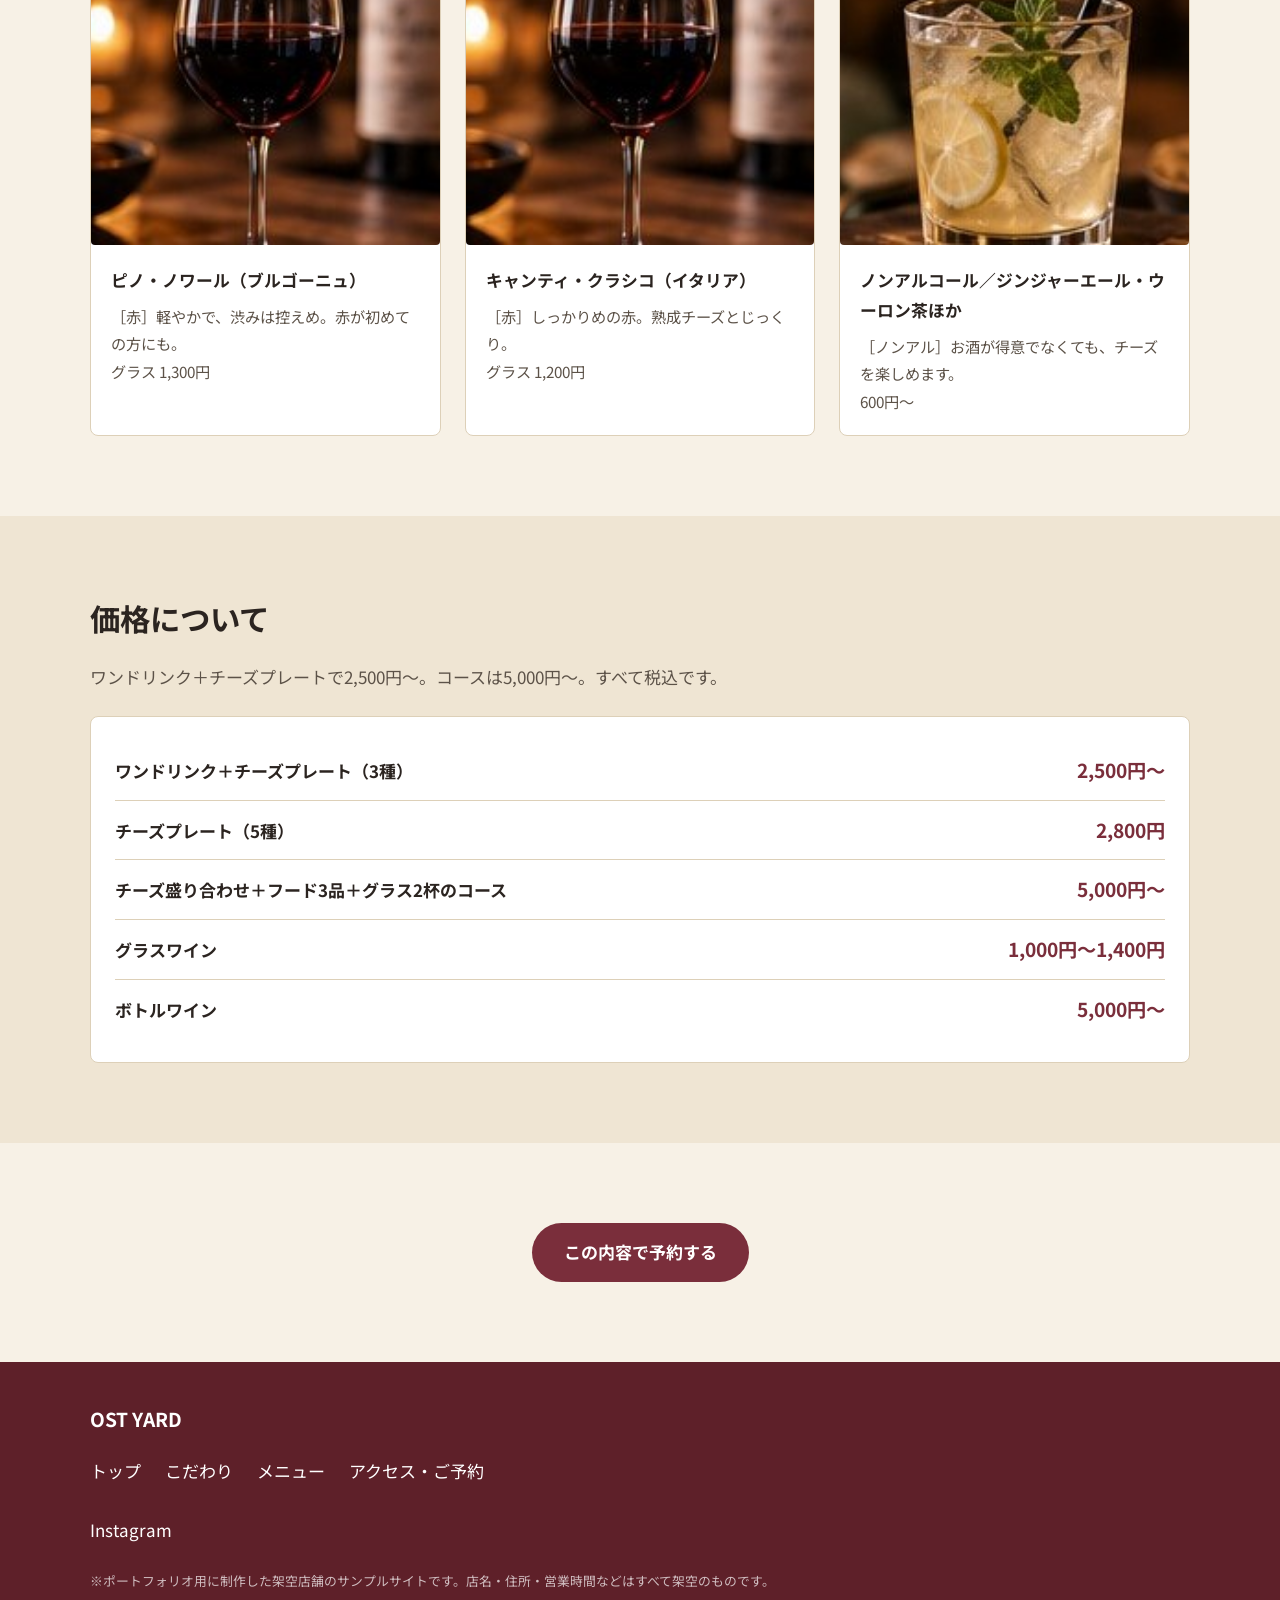
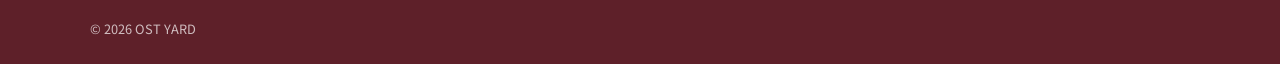
<file: menu.html>
<!DOCTYPE html>
<html lang="ja">
<head>
<meta charset="UTF-8">
<meta name="robots" content="noindex">
<meta name="viewport" content="width=device-width, initial-scale=1.0">
<title>メニュー｜OST YARD</title>
<meta name="description" content="OST YARDのチーズ・ワイン・ドリンクのラインナップと価格のご案内です。">
<link rel="preconnect" href="https://fonts.googleapis.com">
<link rel="preconnect" href="https://fonts.gstatic.com" crossorigin>
<link href="https://fonts.googleapis.com/css2?family=Noto+Sans+JP:wght@400;700&display=swap" rel="stylesheet">
<link rel="stylesheet" href="css/style.css">
</head>
<body>

<!-- ヘッダー：ロゴ＋グローバルナビ -->
<header class="site-header">
  <div class="site-header__inner">
    <a href="index.html" class="site-header__logo">OST YARD</a>
    <button class="site-header__nav-toggle" aria-label="メニューを開く" aria-expanded="false" aria-controls="global-nav">
      <span></span><span></span><span></span>
    </button>
    <nav class="site-header__nav" id="global-nav" aria-label="グローバルナビゲーション">
      <ul class="site-header__nav-list">
        <li><a href="index.html">トップ</a></li>
        <li><a href="about.html">こだわり</a></li>
        <li><a href="menu.html">メニュー</a></li>
        <li><a href="access.html">アクセス・ご予約</a></li>
        <li><a href="access.html#reservation" class="site-header__cta">予約する</a></li>
      </ul>
    </nav>
  </div>
</header>

<main>

  <!-- 1. ページ冒頭 -->
  <section class="section page-intro">
    <div class="wrapper">
      <p class="eyebrow">MENU</p>
      <h1 class="page-intro__catch">チーズもワインも、知らなくていい。</h1>
      <p class="section__lead">好みを伝えてもらえれば、こちらで選びます。知識よりも、気分で選んでください。</p>
      <img class="photo" src="images/menu-hero-spread.jpg" alt="パスタやステーキ、チーズ盛り合わせなどOST YARDの料理各種" style="margin-top:24px;">
    </div>
  </section>

  <!-- 2. チーズのラインナップ -->
  <section class="section section--alt">
    <div class="wrapper">
      <h2 class="section__heading">チーズのラインナップ</h2>
      <p class="section__lead">フランス・イタリア・オランダの定番から、北海道のチーズまで。その日のおすすめを常時6種類ほどご用意しています。苦手なもの、食べたことのないものがあれば、気軽に伝えてください。</p>
      <div class="card-grid card-grid--3">
        <div class="card">
          <img class="photo card__image" src="images/cheese-camembert-normandie.jpg" alt="カマンベール・ド・ノルマンディ（フランス）">
          <div class="card__body">
            <p class="card__title">カマンベール・ド・ノルマンディ（フランス）</p>
            <p class="card__text">［白カビ］とろけるようにクリーミー。迷ったら、まずこれ。</p>
            <p class="card__text">1,000円</p>
          </div>
        </div>
        <div class="card">
          <img class="photo card__image" src="images/cheese-tokachi-camembert.jpg" alt="十勝カマンベール（北海道）">
          <div class="card__body">
            <p class="card__title">十勝カマンベール（北海道）</p>
            <p class="card__text">［白カビ］北海道産。やさしい乳の甘みで、日本酒とも合います。</p>
            <p class="card__text">900円</p>
          </div>
        </div>
        <div class="card">
          <img class="photo card__image" src="images/cheese-sakura.jpg" alt="さくら（北海道・新得）">
          <div class="card__body">
            <p class="card__title">さくら（北海道・新得）</p>
            <p class="card__text">［ウォッシュ］ほんのり桜の香り。香りはやさしく、食べやすい。</p>
            <p class="card__text">1,100円</p>
          </div>
        </div>
        <div class="card">
          <img class="photo card__image" src="images/cheese-aged-gouda.jpg" alt="熟成ゴーダ（オランダ）">
          <div class="card__body">
            <p class="card__title">熟成ゴーダ（オランダ）</p>
            <p class="card__text">［ハード］ほんのり甘く、ナッツのようなコク。赤ワインと一緒に。</p>
            <p class="card__text">900円</p>
          </div>
        </div>
        <div class="card">
          <img class="photo card__image" src="images/cheese-comte-24.jpg" alt="コンテ 24ヶ月（フランス）">
          <div class="card__body">
            <p class="card__title">コンテ 24ヶ月（フランス）</p>
            <p class="card__text">［ハード］噛むほどに広がる、深い旨み。ワイン好きに。</p>
            <p class="card__text">1,200円</p>
          </div>
        </div>
        <div class="card">
          <img class="photo card__image" src="images/cheese-gorgonzola-dolce.jpg" alt="ゴルゴンゾーラ・ドルチェ（イタリア）">
          <div class="card__body">
            <p class="card__title">ゴルゴンゾーラ・ドルチェ（イタリア）</p>
            <p class="card__text">［ブルー］クセは控えめ。はちみつをかけると、デザートのよう。</p>
            <p class="card__text">1,000円</p>
          </div>
        </div>
      </div>
      <p class="section__lead" style="margin-top:24px;">※ チーズは1種類ずつご注文いただけます。表示価格は税込。仕入れにより、内容が変わることがあります。</p>
    </div>
  </section>

  <!-- 3. ワイン・ドリンクのラインナップ -->
  <section class="section">
    <div class="wrapper">
      <h2 class="section__heading">ワイン・ドリンク</h2>
      <p class="section__lead">泡・白・赤をグラスで常時10種類ほど。チーズに合わせて、こちらで選ぶこともできます。ボトルは5,000円〜。</p>
      <div class="card-grid card-grid--3">
        <div class="card">
          <img class="photo card__image" src="images/drink-sparkling.jpg" alt="スパークリングワインのグラス">
          <div class="card__body">
            <p class="card__title">クレマン・ド・ロワール ブリュット（フランス）</p>
            <p class="card__text">［泡］きめ細かな泡と、すっきりした後味。最初の一杯に。</p>
            <p class="card__text">グラス 1,100円</p>
          </div>
        </div>
        <div class="card">
          <img class="photo card__image" src="images/drink-white.jpg" alt="白ワインのグラス">
          <div class="card__body">
            <p class="card__title">北海道ワイン おたるケルナー（北海道）</p>
            <p class="card__text">［白］北海道産。爽やかな酸味で、フレッシュなチーズによく合う。</p>
            <p class="card__text">グラス 1,000円</p>
          </div>
        </div>
        <div class="card">
          <img class="photo card__image" src="images/drink-white.jpg" alt="白ワインのグラス">
          <div class="card__body">
            <p class="card__title">シャブリ（フランス）</p>
            <p class="card__text">［白］キリッとミネラル感。カマンベールやコンテと。</p>
            <p class="card__text">グラス 1,400円</p>
          </div>
        </div>
        <div class="card">
          <img class="photo card__image" src="images/drink-red.jpg" alt="赤ワインのグラス">
          <div class="card__body">
            <p class="card__title">ピノ・ノワール（ブルゴーニュ）</p>
            <p class="card__text">［赤］軽やかで、渋みは控えめ。赤が初めての方にも。</p>
            <p class="card__text">グラス 1,300円</p>
          </div>
        </div>
        <div class="card">
          <img class="photo card__image" src="images/drink-red.jpg" alt="赤ワインのグラス">
          <div class="card__body">
            <p class="card__title">キャンティ・クラシコ（イタリア）</p>
            <p class="card__text">［赤］しっかりめの赤。熟成チーズとじっくり。</p>
            <p class="card__text">グラス 1,200円</p>
          </div>
        </div>
        <div class="card">
          <img class="photo card__image" src="images/drink-nonalcohol.jpg" alt="ノンアルコールドリンクのグラス">
          <div class="card__body">
            <p class="card__title">ノンアルコール／ジンジャーエール・ウーロン茶ほか</p>
            <p class="card__text">［ノンアル］お酒が得意でなくても、チーズを楽しめます。</p>
            <p class="card__text">600円〜</p>
          </div>
        </div>
      </div>
    </div>
  </section>

  <!-- 4. コース・価格 -->
  <section class="section section--alt">
    <div class="wrapper">
      <h2 class="section__heading">価格について</h2>
      <p class="section__lead">ワンドリンク＋チーズプレートで2,500円〜。コースは5,000円〜。すべて税込です。</p>
      <div class="price-box">
        <div class="price-box__item">
          <span class="price-box__name">ワンドリンク＋チーズプレート（3種）</span>
          <span class="price-box__price">2,500円〜</span>
        </div>
        <div class="price-box__item">
          <span class="price-box__name">チーズプレート（5種）</span>
          <span class="price-box__price">2,800円</span>
        </div>
        <div class="price-box__item">
          <span class="price-box__name">チーズ盛り合わせ＋フード3品＋グラス2杯のコース</span>
          <span class="price-box__price">5,000円〜</span>
        </div>
        <div class="price-box__item">
          <span class="price-box__name">グラスワイン</span>
          <span class="price-box__price">1,000円〜1,400円</span>
        </div>
        <div class="price-box__item">
          <span class="price-box__name">ボトルワイン</span>
          <span class="price-box__price">5,000円〜</span>
        </div>
      </div>
    </div>
  </section>

  <!-- 5. CTA -->
  <section class="section closing">
    <div class="wrapper">
      <div class="btn-row" style="justify-content:center;">
        <a href="access.html#reservation" class="btn btn--primary">この内容で予約する</a>
      </div>
    </div>
  </section>

</main>

<!-- フッター -->
<footer class="site-footer">
  <div class="wrapper">
    <p class="site-footer__logo">OST YARD</p>
    <nav class="site-footer__nav" aria-label="フッターナビゲーション">
      <a href="index.html">トップ</a>
      <a href="about.html">こだわり</a>
      <a href="menu.html">メニュー</a>
      <a href="access.html">アクセス・ご予約</a>
    </nav>
    <p class="site-footer__sns"><a href="https://www.instagram.com/" target="_blank" rel="noopener">Instagram</a></p>
    <p class="site-footer__copy">※ポートフォリオ用に制作した架空店舗のサンプルサイトです。店名・住所・営業時間などはすべて架空のものです。</p>
    <p class="site-footer__copy">&copy; 2026 OST YARD</p>
  </div>
</footer>

<script src="js/script.js"></script>
</body>
</html>
</file>
<file: css/style.css>
/* ==========================================================================
   OST YARD HP — 共通スタイル
   モバイルファースト（375pxを基準に記述し、768px/1200pxで拡張）
   ========================================================================== */

:root {
  --color-bg: #f7f1e6;
  --color-bg-alt: #efe5d3;
  --color-text: #2b2420;
  --color-text-sub: #5c5248;
  --color-wine: #7a2e3b;
  --color-wine-dark: #5e2029;
  --color-cheese: #d9a441;
  --color-line: #ddd0b8;
  --color-white: #ffffff;

  --font-base: "Noto Sans JP", -apple-system, BlinkMacSystemFont, "Hiragino Sans",
    "Yu Gothic", sans-serif;

  --content-width: 1140px;
}

/* ---- リセット ---- */
* {
  box-sizing: border-box;
}

html {
  scroll-behavior: smooth;
}

body {
  margin: 0;
  overflow-x: hidden;
  font-family: var(--font-base);
  color: var(--color-text);
  background-color: var(--color-bg);
  line-height: 1.8;
  font-size: 16px;
  -webkit-font-smoothing: antialiased;
}

img {
  max-width: 100%;
  display: block;
}

a {
  color: inherit;
  text-decoration: none;
}

ul {
  list-style: none;
  margin: 0;
  padding: 0;
}

h1, h2, h3, p {
  margin: 0;
}

button {
  font-family: inherit;
}

.wrapper {
  width: 100%;
  max-width: var(--content-width);
  margin: 0 auto;
  padding: 0 20px;
}

/* 画像未受領の間だけ使う仮素材枠。実写真が届き次第 img に差し替え */
.img-placeholder {
  display: flex;
  align-items: center;
  justify-content: center;
  background: linear-gradient(135deg, var(--color-bg-alt), var(--color-line));
  color: var(--color-text-sub);
  font-size: 0.85rem;
  letter-spacing: 0.05em;
  border-radius: 4px;
  width: 100%;
  aspect-ratio: 4 / 3;
}

/* 白文字テキストを重ねるセクション用の暗い仮素材枠。実写真が届き次第 img に差し替え */
.img-placeholder--dark {
  background: linear-gradient(135deg, var(--color-wine-dark), #3a1319);
  color: rgba(255, 255, 255, 0.7);
}

/* 実写真用の共通クラス（img-placeholderの後継）。object-fitで枠に合わせてトリミング表示 */
.photo {
  display: block;
  width: 100%;
  aspect-ratio: 4 / 3;
  object-fit: cover;
  border-radius: 4px;
}

.needs-check {
  color: var(--color-wine);
  font-weight: 700;
}

/* 濃色背景の上では要確認テキストが読みにくくなるため配色を変更 */
.feature-banner .needs-check,
.section--dark .needs-check {
  color: var(--color-cheese);
}

/* ---- ヘッダー ---- */
.site-header {
  position: sticky;
  top: 0;
  z-index: 100;
  background-color: var(--color-bg);
  border-bottom: 1px solid var(--color-line);
}

.site-header__inner {
  display: flex;
  align-items: center;
  justify-content: space-between;
  padding: 14px 20px;
}

.site-header__logo {
  display: flex;
  flex-direction: column;
  font-size: 1.2rem;
  font-weight: 700;
  letter-spacing: 0.05em;
}

.site-header__logo-sub {
  font-size: 0.6rem;
  font-weight: 400;
  letter-spacing: 0.15em;
  color: var(--color-text-sub);
}

.site-header__nav-toggle {
  display: flex;
  flex-direction: column;
  justify-content: center;
  gap: 5px;
  width: 32px;
  height: 32px;
  background: none;
  border: none;
  cursor: pointer;
  padding: 0;
}

.site-header__nav-toggle span {
  display: block;
  width: 100%;
  height: 2px;
  background-color: var(--color-text);
}

.site-header__nav {
  position: fixed;
  top: 61px;
  left: 0;
  right: 0;
  bottom: 0;
  background-color: var(--color-bg);
  transform: translateX(100%);
  transition: transform 0.25s ease;
  overflow-y: auto;
}

.site-header__nav.is-open {
  transform: translateX(0);
}

.site-header__nav-list {
  display: flex;
  flex-direction: column;
  padding: 24px 20px;
  gap: 20px;
}

.site-header__nav-list a {
  font-size: 1.05rem;
}

.site-header__cta {
  display: inline-block;
  margin-top: 8px;
  padding: 12px 24px;
  background-color: var(--color-wine);
  color: var(--color-white);
  border-radius: 999px;
  text-align: center;
  font-weight: 700;
}

/* ---- ボタン共通 ---- */
.btn {
  display: inline-block;
  padding: 14px 32px;
  border-radius: 999px;
  font-weight: 700;
  text-align: center;
  transition: opacity 0.2s ease;
}

.btn:hover {
  opacity: 0.85;
}

.btn--primary {
  background-color: var(--color-wine);
  color: var(--color-white);
}

.btn--secondary {
  background-color: transparent;
  color: var(--color-wine);
  border: 1px solid var(--color-wine);
}

.btn-row {
  display: flex;
  flex-direction: column;
  gap: 12px;
}

/* ---- セクション共通 ---- */
.section {
  padding: 56px 0;
}

.section--alt {
  background-color: var(--color-bg-alt);
}

.section__heading {
  font-size: 1.5rem;
  line-height: 1.5;
  margin-bottom: 20px;
}

.section__lead {
  color: var(--color-text-sub);
}

.eyebrow {
  display: inline-block;
  font-size: 0.8rem;
  letter-spacing: 0.1em;
  color: var(--color-wine);
  margin-bottom: 8px;
  font-weight: 700;
}

.eyebrow--on-dark {
  color: var(--color-cheese);
}

/* ---- ファーストビュー ---- */
.hero {
  padding: 40px 0 48px;
}

.hero__visual {
  margin-bottom: 24px;
}

.hero__visual-grid {
  display: grid;
  grid-template-columns: 1fr 1fr;
  gap: 12px;
}

.hero__visual-main {
  grid-column: 1 / -1;
  aspect-ratio: 16 / 9;
}

.hero__visual-sub {
  aspect-ratio: 1 / 1;
}

.hero__catch {
  font-size: 1.8rem;
  line-height: 1.6;
  margin-bottom: 16px;
}

.hero__body {
  color: var(--color-text-sub);
  margin-bottom: 24px;
}

.hero__actions {
  display: flex;
  flex-direction: column;
  gap: 12px;
}

.hero__sns {
  display: inline-flex;
  align-items: center;
  gap: 8px;
  margin-top: 16px;
  font-size: 0.9rem;
  color: var(--color-text-sub);
}

/* ---- 共感チェックリスト ---- */
.check-list li {
  position: relative;
  padding-left: 28px;
  margin-bottom: 12px;
}

.check-list li::before {
  content: "\2713";
  position: absolute;
  left: 0;
  top: 0;
  color: var(--color-wine);
  font-weight: 700;
}

.check-list--card {
  background-color: var(--color-white);
  border: 1px solid var(--color-line);
  border-radius: 8px;
  padding: 24px 24px 12px;
}

/* ---- 2カラム分割レイアウト（見出し＋補足要素） ---- */
.split-grid {
  display: grid;
  grid-template-columns: 1fr;
  gap: 24px;
  align-items: start;
}

.split-grid__map {
  aspect-ratio: 4 / 3;
}

/* ---- 濃色背景セクション ---- */
.section--dark {
  background-color: var(--color-wine-dark);
  color: var(--color-white);
}

.section__heading--on-dark {
  color: var(--color-white);
}

.section__lead--on-dark {
  color: rgba(255, 255, 255, 0.8);
}

/* ---- カードグリッド（理由・こだわり等） ---- */
.card-grid {
  display: grid;
  grid-template-columns: 1fr;
  gap: 24px;
  margin-top: 24px;
}

.card {
  background-color: var(--color-white);
  border-radius: 8px;
  overflow: hidden;
  border: 1px solid var(--color-line);
}

.card__image {
  aspect-ratio: 4 / 3;
}

.card__body {
  padding: 20px;
}

.card__label {
  font-size: 0.75rem;
  font-weight: 700;
  letter-spacing: 0.1em;
  color: var(--color-wine);
  margin-bottom: 8px;
}

.card__title {
  font-size: 1.05rem;
  font-weight: 700;
  margin-bottom: 8px;
}

.card__text {
  color: var(--color-text-sub);
  font-size: 0.95rem;
}

/* ---- メニュー価格 ---- */
.price-box {
  background-color: var(--color-white);
  border: 1px solid var(--color-line);
  border-radius: 8px;
  padding: 24px;
  margin-top: 24px;
}

.price-box__item {
  display: flex;
  justify-content: space-between;
  align-items: baseline;
  padding: 12px 0;
  border-bottom: 1px solid var(--color-line);
}

.price-box__item:last-child {
  border-bottom: none;
}

.price-box__name {
  font-weight: 700;
}

.price-box__price {
  font-size: 1.2rem;
  font-weight: 700;
  color: var(--color-wine);
  white-space: nowrap;
  margin-left: 12px;
}

/* ---- アクセス詳細情報リスト ---- */
.info-list {
  margin: 24px 0 0;
}

.info-list__row {
  display: flex;
  flex-direction: column;
  gap: 4px;
  padding: 12px 0;
  border-bottom: 1px solid var(--color-line);
}

.info-list__row dt {
  font-size: 0.75rem;
  font-weight: 700;
  letter-spacing: 0.1em;
  color: var(--color-wine);
}

.info-list__row dd {
  margin: 0;
  color: var(--color-text-sub);
}

/* ---- アクセス ---- */
.hours-table {
  width: 100%;
  border-collapse: collapse;
  margin-top: 16px;
  background-color: var(--color-white);
  border: 1px solid var(--color-line);
}

.hours-table th,
.hours-table td {
  padding: 12px 16px;
  text-align: left;
  border-bottom: 1px solid var(--color-line);
  font-size: 0.95rem;
}

.hours-table th {
  width: 40%;
  background-color: var(--color-bg-alt);
  font-weight: 700;
}

.hours-table tr:last-child th,
.hours-table tr:last-child td {
  border-bottom: none;
}

/* ---- FAQ（アコーディオン。ネイティブ details/summary を使用） ---- */
.faq-list {
  margin-top: 24px;
}

.faq-item {
  border-bottom: 1px solid var(--color-line);
}

.faq-item summary {
  cursor: pointer;
  padding: 18px 8px;
  font-weight: 700;
  display: flex;
  justify-content: space-between;
  align-items: center;
  list-style: none;
}

.faq-item summary::-webkit-details-marker {
  display: none;
}

.faq-item summary::after {
  content: "+";
  font-size: 1.3rem;
  color: var(--color-wine);
  margin-left: 12px;
}

.faq-item[open] summary::after {
  content: "\2212";
}

.faq-item__answer {
  padding: 0 8px 18px;
  color: var(--color-text-sub);
}

/* ---- フルブリード写真背景セクション（実績・クロージング） ---- */
.feature-banner {
  position: relative;
}

.feature-banner__media {
  aspect-ratio: 4 / 3;
  border-radius: 0;
}

.feature-banner__content {
  padding: 40px 0 56px;
  background-color: var(--color-wine-dark);
  color: var(--color-white);
  text-align: center;
}

.feature-banner--closing .feature-banner__content {
  padding-top: 40px;
}

.feature-banner__quote {
  margin-top: 20px;
  font-style: italic;
  color: rgba(255, 255, 255, 0.7);
}

.btn--secondary-on-dark {
  color: var(--color-white);
  border-color: var(--color-white);
}

/* ---- フッター ---- */
.site-footer {
  background-color: var(--color-wine-dark);
  color: var(--color-white);
  padding: 40px 0 24px;
}

.site-footer__logo {
  font-size: 1.2rem;
  font-weight: 700;
  margin-bottom: 12px;
}

.site-footer__nav {
  display: flex;
  flex-direction: column;
  gap: 10px;
  margin: 20px 0;
}

.site-footer__sns a {
  display: inline-block;
  margin-top: 8px;
}

.site-footer__copy {
  margin-top: 24px;
  font-size: 0.8rem;
  color: rgba(255, 255, 255, 0.7);
}

/* ---- ページ共通見出し（下層ページ冒頭） ---- */
.page-intro {
  padding-top: 40px;
}

.page-intro__catch {
  font-size: 1.6rem;
  line-height: 1.6;
  margin-bottom: 16px;
}

/* ==========================================================================
   タブレット以上 768px〜
   ========================================================================== */
@media (min-width: 768px) {
  body {
    font-size: 17px;
  }

  .site-header__nav-toggle {
    display: none;
  }

  .site-header__nav {
    position: static;
    transform: none;
    background: none;
    overflow: visible;
  }

  .site-header__nav-list {
    flex-direction: row;
    align-items: center;
    padding: 0;
    gap: 32px;
  }

  .hero__catch {
    font-size: 2.4rem;
  }

  .hero__actions {
    flex-direction: row;
  }

  .btn-row {
    flex-direction: row;
  }

  .card-grid--3 {
    grid-template-columns: repeat(3, 1fr);
  }

  .card-grid--2 {
    grid-template-columns: repeat(2, 1fr);
  }

  .split-grid {
    grid-template-columns: 1fr 1fr;
    gap: 40px;
  }

  .split-grid--map {
    grid-template-columns: 5fr 7fr;
  }

  .faq-list--grid {
    display: grid;
    grid-template-columns: repeat(2, 1fr);
    gap: 0 40px;
  }

  .feature-banner {
    display: grid;
    grid-template-columns: 1fr 1fr;
    align-items: stretch;
  }

  .feature-banner__media {
    aspect-ratio: auto;
    height: 100%;
  }

  .feature-banner__content {
    display: flex;
    align-items: center;
    text-align: left;
    padding: 56px 0;
  }

  .feature-banner--closing {
    display: block;
  }

  .feature-banner--closing .feature-banner__media {
    aspect-ratio: 21 / 9;
    height: auto;
  }

  .feature-banner--closing .feature-banner__content {
    text-align: center;
    display: block;
    padding: 56px 0 72px;
  }

  .section {
    padding: 80px 0;
  }

  .section__heading {
    font-size: 1.9rem;
  }

  .page-intro__catch {
    font-size: 2.1rem;
  }
}

/* ==========================================================================
   デスクトップ 1200px〜
   ========================================================================== */
@media (min-width: 1200px) {
  .hero__catch {
    font-size: 3rem;
  }

  .hero {
    padding: 64px 0 80px;
  }

  .site-footer__nav {
    flex-direction: row;
    gap: 24px;
  }
}
</file>
